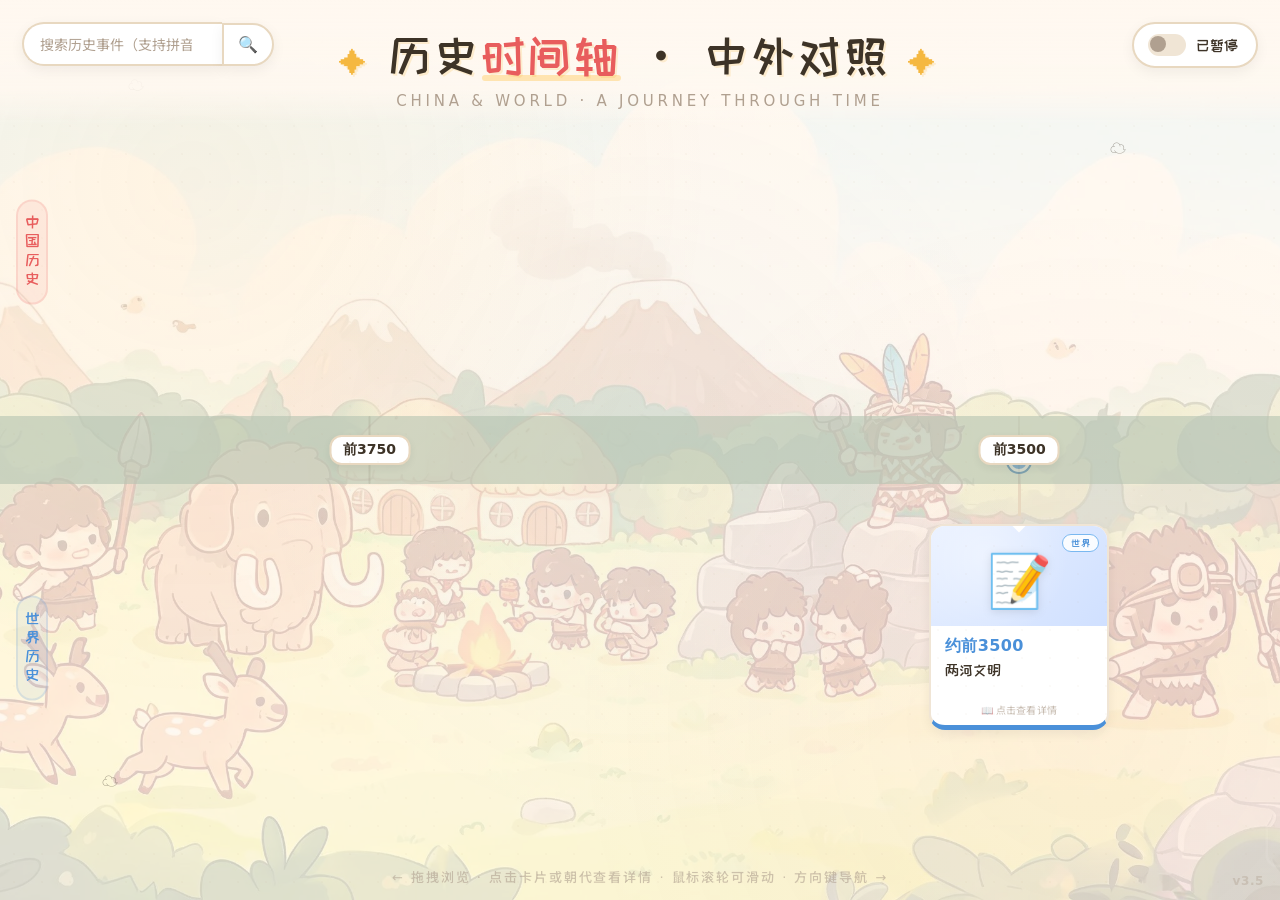
<file: index.html>
<!DOCTYPE html>
<html lang="zh-CN">
<head>
<meta charset="UTF-8">
<meta name="viewport" content="width=device-width, initial-scale=1.0">
<title>历史时间轴 · 中外对照</title>
<meta name="description" content="中国史与世界史对照时间轴，从公元前4000年到公元2026年，可视化对比中外历史大事件。拖拽浏览、点击卡片查看详情、搜索定位事件。">
<meta name="keywords" content="历史时间轴,中国历史,世界历史,中外对照,历史年表,朝代">
<meta name="author" content="HiStory">
<meta property="og:title" content="历史时间轴 · 中外对照">
<meta property="og:description" content="中国史与世界史对照时间轴，从公元前4000年到公元2026年，可视化对比中外历史大事件。">
<meta property="og:type" content="website">
<meta property="og:url" content="https://his.top8.site/">
<meta property="og:site_name" content="HiStory 历史时间轴">
<meta name="twitter:card" content="summary_large_image">
<meta name="theme-color" content="#FFF8F0">
<meta name="color-scheme" content="light dark">
<link rel="manifest" href="manifest.json">
<link rel="preconnect" href="https://fonts.googleapis.com">
<link rel="preconnect" href="https://fonts.gstatic.com" crossorigin>
<link rel="stylesheet" href="https://fonts.googleapis.com/css2?family=ZCOOL+KuaiLe&family=Noto+Sans+SC:wght@400;700&display=swap" media="print" onload="this.media='all';this.onload=null">
<link rel="stylesheet" href="style.css">
</head>
<body>

<!-- 时代背景图层（双层交叉淡入淡出） -->
<div class="era-bg-layer" id="eraBg1" aria-hidden="true"></div>
<div class="era-bg-layer" id="eraBg2" aria-hidden="true"></div>

<!-- 浮动装饰 -->
<div class="floating-deco cloud-1" aria-hidden="true">☁️</div>
<div class="floating-deco cloud-2" aria-hidden="true">☁️</div>
<div class="floating-deco cloud-3" aria-hidden="true">☁️</div>

<header class="header">
  <h1><span class="sparkle left" aria-hidden="true">✦</span> 历史<span class="accent">时间轴</span> · 中外对照 <span class="sparkle right" aria-hidden="true">✦</span></h1>
  <div class="sub">CHINA & WORLD · A JOURNEY THROUGH TIME</div>
</header>

<div class="zone-label zone-china" aria-hidden="true">中国历史</div>
<div class="zone-label zone-world" aria-hidden="true">世界历史</div>

<button class="toggle-btn" id="toggleBtn" aria-label="切换自动滚动">
  <span class="toggle-icon" aria-hidden="true"></span>
  <span class="toggle-text">已暂停</span>
</button>

<div class="search-bar" id="searchBar" role="search">
  <input type="search" id="searchInput" placeholder="搜索历史事件（支持拼音）…" autocomplete="off" aria-label="搜索历史事件">
  <button id="searchBtn" aria-label="搜索">🔍</button>
  <div class="search-results" id="searchResults" role="listbox"></div>
</div>

<main class="timeline-wrapper" aria-label="历史时间轴">
  <div class="track" id="timelineTrack" role="application" aria-roledescription="时间轴" aria-label="横向滚动时间轴"></div>
</main>

<footer class="footer-hint" aria-hidden="true">← 拖拽浏览 · 点击卡片或朝代查看详情 · 鼠标滚轮可滑动 · 方向键导航 →</footer>

<div class="version-tag" aria-hidden="true">v3.5</div>

<div class="loading-overlay" id="loadingOverlay">
  <div class="loading-emoji" aria-hidden="true">📜</div>
  <div class="loading-text">正在打开历史画卷</div>
  <div class="loading-detail" id="loadingDetail">初始化 sql.js…</div>
</div>

<script src="common.js"></script>
<script src="script.js"></script>
</body>
</html>
</file>
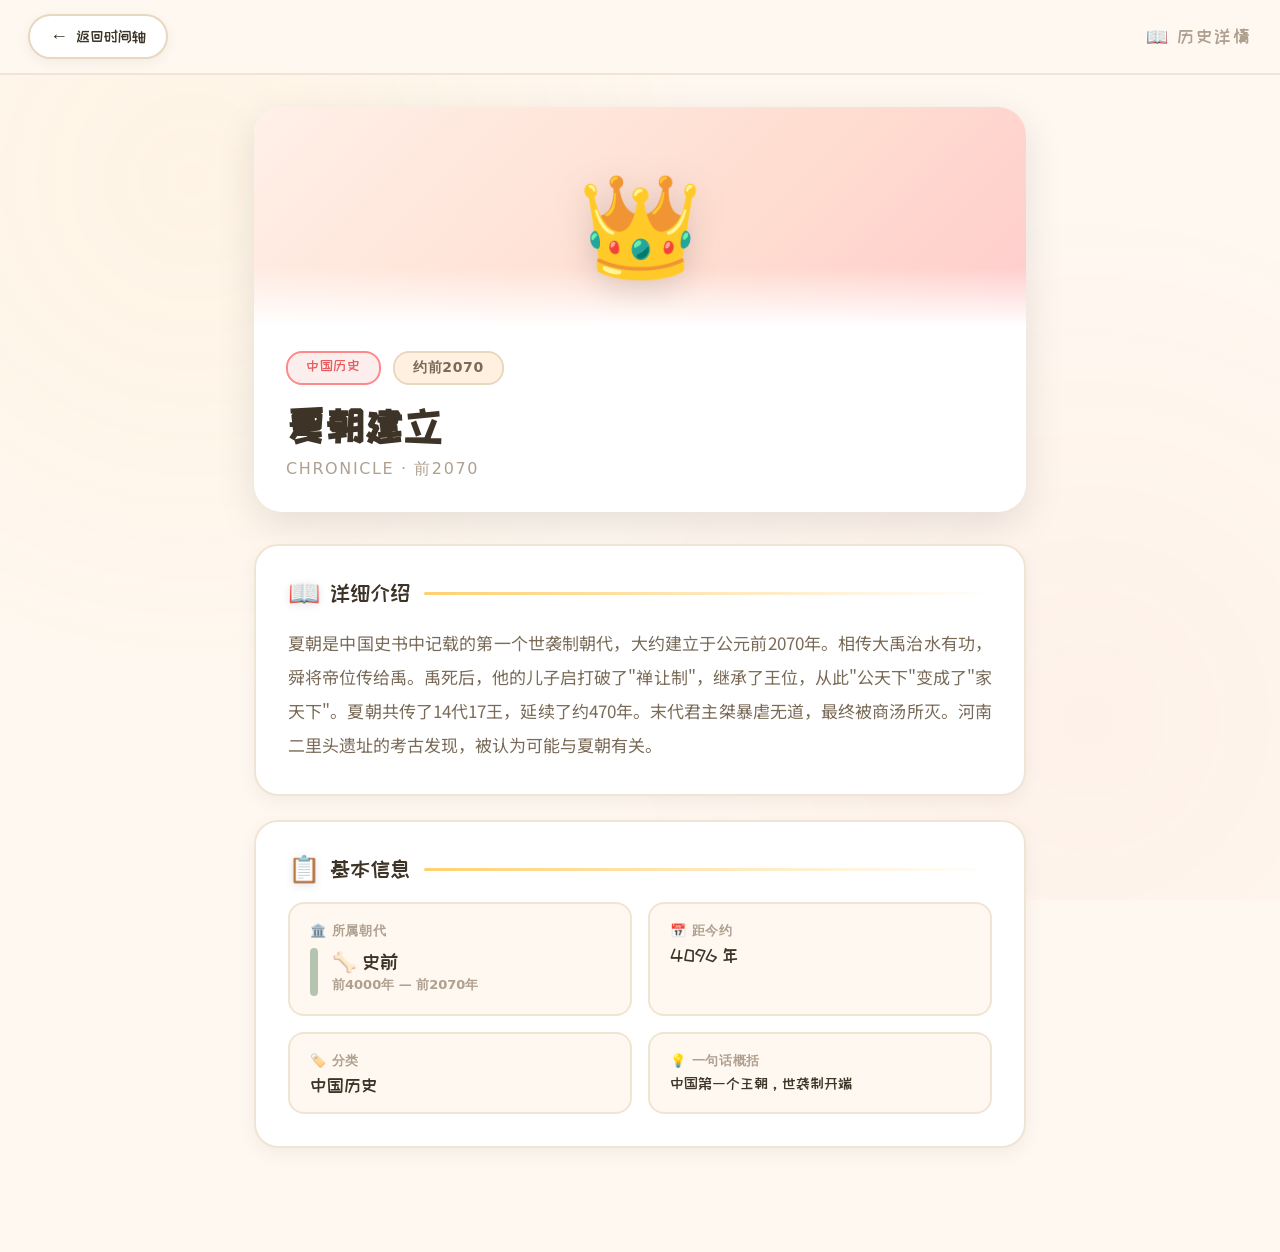
<file: detail.html>
<!DOCTYPE html>
<html lang="zh-CN">
<head>
<meta charset="UTF-8">
<meta name="viewport" content="width=device-width, initial-scale=1.0">
<title>历史详情 · 中外对照</title>
<meta name="description" content="历史事件详情，包含详细介绍、同期大事、所属朝代等关联信息。">
<meta name="theme-color" content="#FFF8F0">
<meta name="color-scheme" content="light dark">
<link rel="manifest" href="manifest.json">
<link rel="preconnect" href="https://fonts.googleapis.com">
<link rel="preconnect" href="https://fonts.gstatic.com" crossorigin>
<link rel="stylesheet" href="https://fonts.googleapis.com/css2?family=ZCOOL+KuaiLe&family=Baloo+2:wght@500;700;800&family=Noto+Sans+SC:wght@300;400;600;700&display=swap" media="print" onload="this.media='all';this.onload=null">
<link rel="stylesheet" href="detail.css">
</head>
<body>

<div class="detail-page" id="detailPage">
  <nav class="detail-nav" aria-label="页面导航">
    <a href="index.html" class="back-btn" aria-label="返回时间轴">
      <span class="back-arrow" aria-hidden="true">←</span>
      <span>返回时间轴</span>
    </a>
    <div class="nav-brand">📖 历史详情</div>
  </nav>

  <div class="loading-overlay" id="loadingOverlay">
    <div class="loading-emoji" aria-hidden="true">📜</div>
    <div class="loading-text">正在加载详情…</div>
  </div>

  <main class="detail-content" id="detailContent" style="display:none;">
    <!-- 由 detail.js 动态填充 -->
  </main>
</div>

<script src="common.js"></script>
<script src="detail.js"></script>
</body>
</html>
</file>
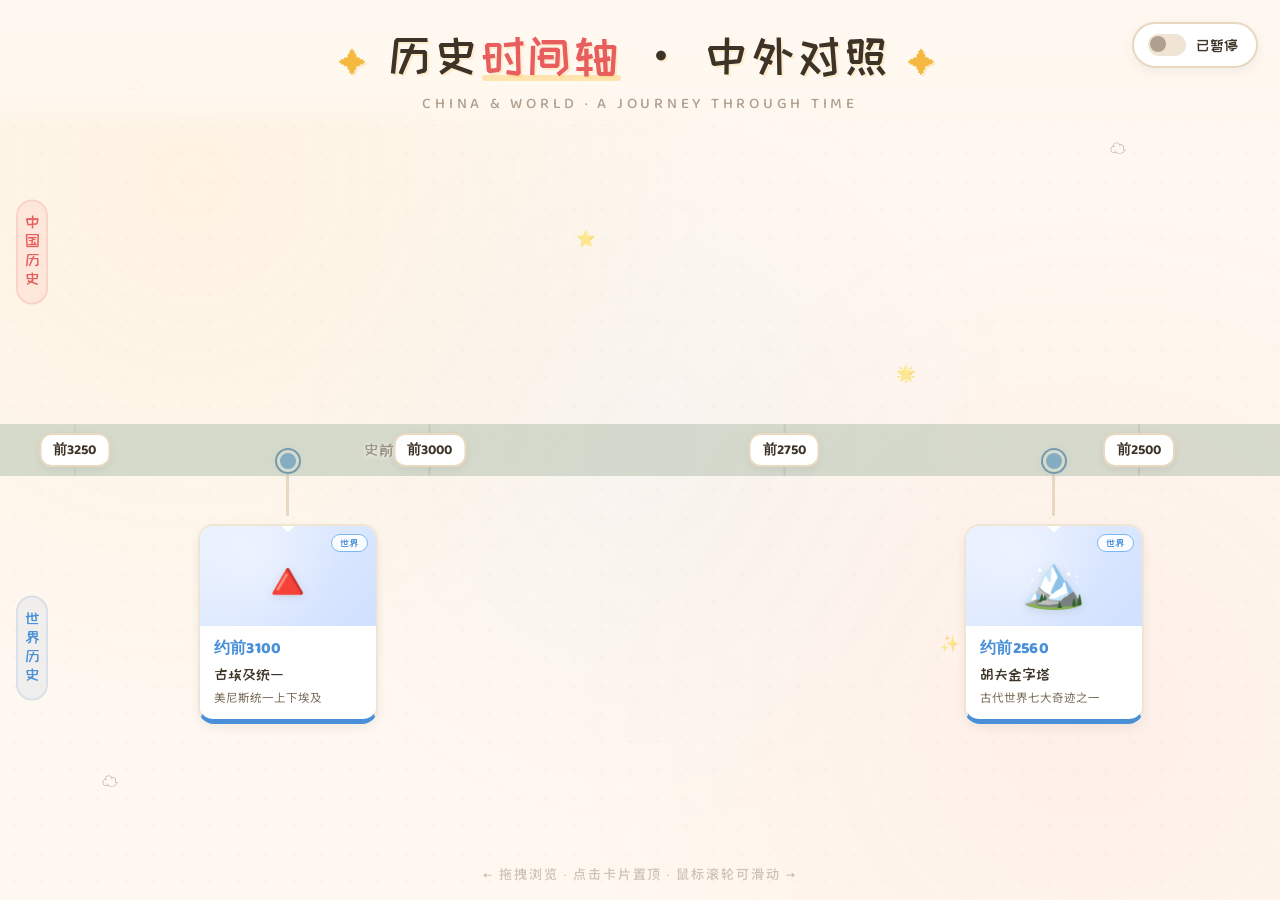
<file: history-timeline.html>
<!DOCTYPE html>
<html lang="zh-CN">
<head>
<meta charset="UTF-8">
<meta name="viewport" content="width=device-width, initial-scale=1.0">
<title>历史时间轴 · 中外对照</title>
<link rel="preconnect" href="https://fonts.googleapis.com">
<link rel="preconnect" href="https://fonts.gstatic.com" crossorigin>
<link href="https://fonts.googleapis.com/css2?family=ZCOOL+KuaiLe&family=Baloo+2:wght@500;700;800&family=Noto+Sans+SC:wght@300;400;600;700&display=swap" rel="stylesheet">
<style>
*, *::before, *::after { margin: 0; padding: 0; box-sizing: border-box; }

:root {
  --bg: #FFF8F0;
  --bg-deep: #FFF0E0;
  --paper: #FFFFFF;
  --ink: #3D3327;
  --ink-soft: #7A6B58;
  --ink-mute: #B0A090;
  --line: #E8D8C0;
  --line-soft: #F0E5D5;
  --china: #E85D5D;
  --china-deep: #C04040;
  --china-light: #FF8888;
  --china-glow: rgba(232, 93, 93, 0.15);
  --world: #4A90D9;
  --world-deep: #2B6BA8;
  --world-light: #7AB8F0;
  --world-glow: rgba(74, 144, 217, 0.15);
  --gold: #F5B840;
  --gold-soft: #FFD070;
  --green: #5CB85C;
  --purple: #9B6BC4;
}

html, body {
  background: var(--bg);
  color: var(--ink);
  font-family: 'Noto Sans SC', sans-serif;
  overflow: hidden;
  height: 100vh;
  width: 100vw;
  user-select: none;
}

/* ── 圆点纹理背景 ── */
body::before {
  content: '';
  position: fixed;
  inset: 0;
  background:
    radial-gradient(circle at 15% 20%, rgba(245,184,64,0.08), transparent 40%),
    radial-gradient(circle at 85% 80%, rgba(232,93,93,0.05), transparent 40%),
    radial-gradient(circle at 50% 50%, rgba(74,144,217,0.04), transparent 50%);
  pointer-events: none;
  z-index: 0;
}
body::after {
  content: '';
  position: fixed;
  inset: 0;
  background-image: radial-gradient(circle, rgba(200,180,150,0.12) 1.5px, transparent 1.5px);
  background-size: 28px 28px;
  pointer-events: none;
  z-index: 0;
}

/* ── 顶部标题 ── */
.header {
  position: fixed;
  top: 0; left: 0; right: 0;
  z-index: 100;
  text-align: center;
  padding: 20px 20px 16px;
  background: linear-gradient(180deg, var(--bg) 0%, rgba(255,248,240,0.9) 70%, transparent 100%);
  pointer-events: none;
}
.header h1 {
  font-family: 'ZCOOL KuaiLe', 'Noto Sans SC', sans-serif;
  font-size: clamp(28px, 5vw, 46px);
  font-weight: 400;
  color: var(--ink);
  letter-spacing: 0.1em;
  text-shadow: 2px 2px 0 rgba(245,184,64,0.2);
}
.header h1 .accent {
  color: var(--china);
  position: relative;
}
.header h1 .accent::after {
  content: '';
  position: absolute;
  bottom: -2px;
  left: 0; right: 0;
  height: 6px;
  background: var(--gold-soft);
  border-radius: 3px;
  opacity: 0.5;
  z-index: -1;
}
.header .sub {
  font-family: 'Baloo 2', sans-serif;
  font-size: clamp(12px, 1.5vw, 15px);
  color: var(--ink-mute);
  letter-spacing: 0.25em;
  margin-top: 6px;
  font-weight: 500;
}

/* ── 区域名标签 ── */
.zone-label {
  position: fixed;
  z-index: 90;
  font-family: 'ZCOOL KuaiLe', sans-serif;
  letter-spacing: 0.2em;
  pointer-events: none;
  writing-mode: vertical-rl;
  text-orientation: upright;
  font-size: 16px;
  padding: 12px 6px;
  border-radius: 20px;
}
.zone-china {
  top: 50%;
  left: 16px;
  transform: translateY(-50%) translateY(-22vh);
  color: var(--china);
  background: rgba(232,93,93,0.08);
  border: 2px solid rgba(232,93,93,0.15);
}
.zone-world {
  top: 50%;
  left: 16px;
  transform: translateY(-50%) translateY(22vh);
  color: var(--world);
  background: rgba(74,144,217,0.08);
  border: 2px solid rgba(74,144,217,0.15);
}

/* ── 开关按钮 ── */
.toggle-btn {
  position: fixed;
  top: 22px;
  right: 22px;
  z-index: 200;
  display: flex;
  align-items: center;
  gap: 10px;
  padding: 10px 18px 10px 14px;
  background: var(--paper);
  border: 2.5px solid var(--line);
  border-radius: 30px;
  color: var(--ink);
  font-family: 'ZCOOL KuaiLe', sans-serif;
  font-size: 15px;
  cursor: pointer;
  transition: all 0.3s cubic-bezier(0.34, 1.56, 0.64, 1);
  box-shadow: 0 4px 14px rgba(0,0,0,0.06);
}
.toggle-btn:hover {
  border-color: var(--gold);
  box-shadow: 0 6px 20px rgba(245,184,64,0.2);
  transform: translateY(-2px);
}
.toggle-icon {
  width: 38px; height: 22px;
  border-radius: 11px;
  background: var(--line-soft);
  position: relative;
  transition: all 0.3s ease;
  flex-shrink: 0;
}
.toggle-icon::after {
  content: '';
  position: absolute;
  top: 2px; left: 2px;
  width: 16px; height: 16px;
  border-radius: 50%;
  background: var(--ink-mute);
  transition: all 0.3s cubic-bezier(0.34, 1.56, 0.64, 1);
}
.toggle-btn.active .toggle-icon {
  background: rgba(245,184,64,0.3);
}
.toggle-btn.active .toggle-icon::after {
  left: 18px;
  background: var(--gold);
  box-shadow: 0 0 10px rgba(245,184,64,0.4);
}
.toggle-btn.active .toggle-text { color: var(--gold); }

/* ── 底部提示 ── */
.footer-hint {
  position: fixed;
  bottom: 14px;
  left: 50%;
  transform: translateX(-50%);
  z-index: 100;
  color: var(--ink-mute);
  font-size: 13px;
  letter-spacing: 0.15em;
  opacity: 0.6;
  pointer-events: none;
  font-family: 'Baloo 2', 'Noto Sans SC', sans-serif;
  font-weight: 500;
}

/* ── 加载遮罩 ── */
.loading-overlay {
  position: fixed;
  inset: 0;
  z-index: 9999;
  display: flex;
  flex-direction: column;
  align-items: center;
  justify-content: center;
  background: var(--bg);
  gap: 20px;
  transition: opacity 0.4s ease;
}
.loading-overlay.hidden { opacity: 0; pointer-events: none; }
.loading-spinner {
  width: 52px; height: 52px;
  border: 5px solid var(--line-soft);
  border-top-color: var(--gold);
  border-radius: 50%;
  animation: spin 0.8s linear infinite;
}
@keyframes spin { to { transform: rotate(360deg); } }
.loading-text {
  font-family: 'ZCOOL KuaiLe', sans-serif;
  font-size: 18px;
  color: var(--ink-soft);
  letter-spacing: 0.15em;
}
.loading-detail {
  font-size: 13px;
  color: var(--ink-mute);
}

/* ── 时间轴主容器 ── */
.timeline-wrapper {
  position: fixed;
  top: 0; left: 0; right: 0; bottom: 0;
  overflow: hidden;
  z-index: 1;
  display: flex;
  align-items: center;
}

.track {
  display: flex;
  align-items: center;
  position: relative;
  z-index: 3;
  cursor: grab;
  will-change: transform;
  height: 100%;
}
.track:active { cursor: grabbing; }

/* ── 中间轴带 ── */
.timeline-axis {
  position: absolute;
  top: 50%;
  left: 0;
  transform: translateY(-50%);
  height: 52px;
  width: 100%;
  z-index: 2;
  display: flex;
  align-items: center;
  pointer-events: none;
}

/* 朝代色带 */
.dynasty-band {
  position: absolute;
  top: 0;
  height: 100%;
  display: flex;
  align-items: center;
  justify-content: center;
  overflow: hidden;
  border-right: 2px solid rgba(255,255,255,0.5);
  pointer-events: none;
}
.dynasty-band .dynasty-name {
  font-family: 'ZCOOL KuaiLe', sans-serif;
  font-size: 16px;
  white-space: nowrap;
  text-shadow: 0 1px 4px rgba(255,255,255,0.8), 0 0 2px rgba(255,255,255,0.6);
  opacity: 0.85;
}

/* 年份刻度 */
.year-tick {
  position: absolute;
  top: 50%;
  transform: translate(-50%, -50%);
  z-index: 4;
  display: flex;
  flex-direction: column;
  align-items: center;
  pointer-events: none;
}
.year-tick .tick-mark {
  width: 1.5px;
  height: 52px;
  background: var(--ink-soft);
  opacity: 0.15;
  position: absolute;
  top: 50%;
  transform: translateY(-50%);
  border-radius: 1px;
}
.year-tick .tick-label {
  font-family: 'Baloo 2', sans-serif;
  font-size: 14px;
  font-weight: 700;
  color: var(--ink);
  background: var(--paper);
  padding: 4px 12px;
  border-radius: 12px;
  border: 2px solid var(--line);
  white-space: nowrap;
  box-shadow: 0 3px 8px rgba(0,0,0,0.06);
  position: relative;
  z-index: 5;
}

/* ── 事件节点 ── */
.event-node {
  flex-shrink: 0;
  position: absolute;
  top: 50%;
  display: flex;
  flex-direction: column;
  align-items: center;
}
.event-node.china { transform: translate(-50%, -100%); }
.event-node.world { transform: translate(-50%, 0%); }
.event-node { z-index: 1; }

/* 点击置顶 */
.event-node.active { z-index: 999; }
.event-node.active .card {
  box-shadow: 0 12px 36px rgba(0,0,0,0.18);
  border-color: var(--gold);
  transform: scale(1.08);
}
.event-node.active.china .card { border-top-color: var(--china-deep); }
.event-node.active.world .card { border-bottom-color: var(--world-deep); }
.event-node.active .dot { transform: scale(1.6); }
.event-node.active.china .dot {
  box-shadow: 0 0 0 3px var(--china-deep), 0 0 28px var(--china-glow);
}
.event-node.active.world .dot {
  box-shadow: 0 0 0 3px var(--world-deep), 0 0 28px var(--world-glow);
}
.event-node.active .stem { background: var(--gold); }

/* 连接杆 */
.event-node .stem {
  width: 3px;
  background: var(--line);
  margin: 0 auto;
  transition: background 0.3s;
  border-radius: 2px;
  order: 2;
}
.event-node.china .stem { height: 44px; }
.event-node.world .stem { height: 44px; }

/* 圆点 */
.event-node .dot {
  width: 16px; height: 16px;
  border-radius: 50%;
  border: 3px solid var(--bg);
  z-index: 5;
  flex-shrink: 0;
  transition: transform 0.3s cubic-bezier(0.34, 1.56, 0.64, 1), box-shadow 0.3s ease;
  order: 3;
  cursor: pointer;
  box-sizing: content-box;
}
.event-node .dot::before {
  content: '';
  position: absolute;
  top: -14px; left: -14px; right: -14px; bottom: -14px;
  border-radius: 50%;
}
.event-node.world .dot { order: 1; }
.event-node.china .dot {
  background: var(--china);
  box-shadow: 0 0 0 2px var(--china-deep), 0 0 14px var(--china-glow);
}
.event-node.world .dot {
  background: var(--world);
  box-shadow: 0 0 0 2px var(--world-deep), 0 0 14px var(--world-glow);
}
.event-node:hover .dot { transform: scale(1.45); }
.event-node.china:hover .dot {
  box-shadow: 0 0 0 3px var(--china-deep), 0 0 22px var(--china-glow);
}
.event-node.world:hover .dot {
  box-shadow: 0 0 0 3px var(--world-deep), 0 0 22px var(--world-glow);
}
.event-node:hover .stem { background: var(--gold); }

/* ── 卡片 ── */
.event-node .card {
  background: var(--paper);
  border: 2px solid var(--line-soft);
  border-radius: 16px;
  padding: 0;
  width: 180px;
  text-align: left;
  transition: all 0.3s cubic-bezier(0.34, 1.56, 0.64, 1);
  position: relative;
  box-shadow: 0 4px 12px rgba(0,0,0,0.06);
  order: 1;
  overflow: hidden;
}
.event-node.world .card { order: 3; }

.event-node.china .card {
  border-top: 5px solid var(--china);
  margin-bottom: 8px;
}
.event-node.world .card {
  border-bottom: 5px solid var(--world);
  margin-top: 8px;
}

.event-node:hover .card {
  transform: translateY(-4px);
  box-shadow: 0 8px 24px rgba(0,0,0,0.12);
  border-color: var(--gold);
}
.event-node.china:hover .card { border-top-color: var(--china-deep); }
.event-node.world:hover .card { border-bottom-color: var(--world-deep); }

/* 卡片三角指示 */
.event-node.china .card::after {
  content: '';
  position: absolute;
  bottom: -8px;
  left: 50%;
  transform: translateX(-50%) rotate(45deg);
  width: 12px; height: 12px;
  background: var(--paper);
  border-right: 2px solid var(--line-soft);
  border-bottom: 2px solid var(--line-soft);
}
.event-node.world .card::after {
  content: '';
  position: absolute;
  top: -8px;
  left: 50%;
  transform: translateX(-50%) rotate(45deg);
  width: 12px; height: 12px;
  background: var(--paper);
  border-left: 2px solid var(--line-soft);
  border-top: 2px solid var(--line-soft);
}

/* ── 卡片图片区域 ── */
.card .card-img {
  width: 100%;
  height: 100px;
  object-fit: cover;
  object-position: center top;
  display: block;
  background: var(--bg-deep);
}
.card .card-img-wrap {
  width: 100%;
  height: 100px;
  overflow: hidden;
  position: relative;
}
.card .card-img-wrap::after {
  content: '';
  position: absolute;
  bottom: 0; left: 0; right: 0;
  height: 30px;
  background: linear-gradient(to bottom, transparent, var(--paper));
  pointer-events: none;
}

/* 卡片内容 */
.card .card-body {
  padding: 10px 14px 12px;
}
.card .year {
  font-family: 'Baloo 2', sans-serif;
  font-size: 16px;
  font-weight: 800;
  letter-spacing: 0.02em;
  margin-bottom: 4px;
}
.event-node.china .card .year { color: var(--china); }
.event-node.world .card .year { color: var(--world); }

.card .title {
  font-family: 'ZCOOL KuaiLe', 'Noto Sans SC', sans-serif;
  font-size: 15px;
  font-weight: 400;
  color: var(--ink);
  line-height: 1.35;
  margin-bottom: 4px;
}
.card .desc {
  font-size: 11.5px;
  color: var(--ink-soft);
  line-height: 1.5;
  font-weight: 400;
}

/* ── 朝代/时代色带 ── */
.era-band {
  position: absolute;
  top: 50%;
  transform: translateY(-50%);
  height: 480px;
  z-index: 1;
  opacity: 0.06;
  pointer-events: none;
}
.era-band.china { transform: translateY(-100%); }
.era-band.world { transform: translateY(0%); }

/* ── 响应式 ── */
@media (max-width: 768px) {
  .event-node .card { width: 150px; }
  .card .card-img-wrap { height: 80px; }
  .card .card-img-wrap::after { height: 20px; }
  .card .year { font-size: 14px; }
  .card .title { font-size: 13px; }
  .card .desc { font-size: 10px; }
  .zone-label { font-size: 13px; left: 10px; padding: 8px 4px; }
  .header { padding: 14px 12px 10px; }
  .toggle-btn { top: 14px; right: 14px; padding: 8px 14px 8px 10px; font-size: 13px; }
  .toggle-icon { width: 32px; height: 18px; }
  .toggle-icon::after { width: 12px; height: 12px; }
  .toggle-btn.active .toggle-icon::after { left: 16px; }
  .dynasty-band .dynasty-name { font-size: 14px; }
  .year-tick .tick-label { font-size: 12px; padding: 3px 8px; }
}

/* ── 浮动装饰元素 ── */
.floating-deco {
  position: fixed;
  pointer-events: none;
  z-index: 0;
  opacity: 0.5;
  animation: floatGentle 8s ease-in-out infinite;
}
.floating-deco.cloud-1 { top: 8%; left: 10%; animation-delay: 0s; }
.floating-deco.cloud-2 { top: 15%; right: 12%; animation-delay: 2s; animation-duration: 10s; }
.floating-deco.cloud-3 { bottom: 12%; left: 8%; animation-delay: 4s; animation-duration: 12s; }
.floating-deco.star-1 { top: 25%; left: 45%; animation-delay: 1s; animation-duration: 6s; }
.floating-deco.star-2 { top: 70%; right: 25%; animation-delay: 3s; animation-duration: 7s; }
.floating-deco.star-3 { top: 40%; left: 70%; animation-delay: 5s; animation-duration: 9s; }
@keyframes floatGentle {
  0%, 100% { transform: translateY(0px) rotate(0deg); }
  50% { transform: translateY(-18px) rotate(3deg); }
}

/* ── 卡片入场动画 ── */
.event-node {
  animation: cardBounceIn 0.5s cubic-bezier(0.34, 1.56, 0.64, 1) backwards;
}
@keyframes cardBounceIn {
  0% { opacity: 0; transform: translate(-50%, -100%) scale(0.3); }
  100% { opacity: 1; transform: translate(-50%, -100%) scale(1); }
}
.event-node.world {
  animation-name: cardBounceInWorld;
}
@keyframes cardBounceInWorld {
  0% { opacity: 0; transform: translate(-50%, 0%) scale(0.3); }
  100% { opacity: 1; transform: translate(-50%, 0%) scale(1); }
}

/* ── Emoji 徽章（无图片事件） ── */
.card .card-emoji {
  width: 100%;
  height: 100px;
  display: flex;
  align-items: center;
  justify-content: center;
  font-size: 52px;
  background: linear-gradient(135deg, var(--bg-deep) 0%, #FFE8D0 100%);
  position: relative;
  overflow: hidden;
}
.card .card-emoji::before {
  content: '';
  position: absolute;
  inset: 0;
  background: radial-gradient(circle at 30% 30%, rgba(255,255,255,0.4), transparent 60%);
}
.event-node.china .card-emoji { background: linear-gradient(135deg, #FFF0E8 0%, #FFDDD0 100%); }
.event-node.world .card-emoji { background: linear-gradient(135deg, #E8F0FF 0%, #D0E0FF 100%); }
.card .card-emoji span {
  position: relative;
  z-index: 1;
  filter: drop-shadow(0 2px 4px rgba(0,0,0,0.1));
  animation: emojiWobble 3s ease-in-out infinite;
}
@keyframes emojiWobble {
  0%, 100% { transform: rotate(0deg) scale(1); }
  25% { transform: rotate(-5deg) scale(1.05); }
  75% { transform: rotate(5deg) scale(1.05); }
}

/* ── 增强加载界面 ── */
.loading-overlay .loading-emoji {
  font-size: 48px;
  animation: loadingBounce 0.6s ease-in-out infinite alternate;
}
@keyframes loadingBounce {
  to { transform: translateY(-15px) scale(1.1); }
}
.loading-text { animation: pulseFade 1.5s ease-in-out infinite; }
@keyframes pulseFade {
  0%, 100% { opacity: 1; }
  50% { opacity: 0.5; }
}

/* ── 标题装饰 ── */
.header h1 .sparkle {
  display: inline-block;
  font-size: 0.6em;
  color: var(--gold);
  animation: sparkleRotate 2s ease-in-out infinite;
}
.header h1 .sparkle.left { animation-delay: 0s; }
.header h1 .sparkle.right { animation-delay: 1s; }
@keyframes sparkleRotate {
  0%, 100% { transform: rotate(0deg) scale(1); }
  50% { transform: rotate(180deg) scale(1.2); }
}

/* ── 卡片悬停弹跳 ── */
.event-node:hover .card {
  transform: translateY(-6px) rotate(-1deg);
}
.event-node.world:hover .card {
  transform: translateY(6px) rotate(1deg);
}

/* ── 卡片角标 ── */
.card .card-tag {
  position: absolute;
  top: 8px;
  right: 8px;
  font-size: 10px;
  padding: 3px 8px;
  border-radius: 10px;
  font-family: 'ZCOOL KuaiLe', sans-serif;
  letter-spacing: 0.05em;
  z-index: 10;
  background: rgba(255,255,255,0.85);
  backdrop-filter: blur(4px);
}
.event-node.china .card .card-tag { color: var(--china); border: 1.5px solid var(--china-light); }
.event-node.world .card .card-tag { color: var(--world); border: 1.5px solid var(--world-light); }
</style>
</head>
<body>

<!-- 浮动装饰 -->
<div class="floating-deco cloud-1">☁️</div>
<div class="floating-deco cloud-2">☁️</div>
<div class="floating-deco cloud-3">☁️</div>
<div class="floating-deco star-1">⭐</div>
<div class="floating-deco star-2">✨</div>
<div class="floating-deco star-3">🌟</div>

<div class="header">
  <h1><span class="sparkle left">✦</span> 历史<span class="accent">时间轴</span> · 中外对照 <span class="sparkle right">✦</span></h1>
  <div class="sub">CHINA & WORLD · A JOURNEY THROUGH TIME</div>
</div>

<div class="zone-label zone-china">中国历史</div>
<div class="zone-label zone-world">世界历史</div>

<button class="toggle-btn" id="toggleBtn" aria-label="切换循环滚动">
  <span class="toggle-icon"></span>
  <span class="toggle-text">已暂停</span>
</button>

<div class="timeline-wrapper">
  <div class="track" id="timelineTrack"></div>
</div>

<div class="footer-hint">← 拖拽浏览 · 点击卡片置顶 · 鼠标滚轮可滑动 →</div>

<div class="loading-overlay" id="loadingOverlay">
  <div class="loading-emoji">📜</div>
  <div class="loading-text">正在打开历史画卷</div>
  <div class="loading-detail" id="loadingDetail">初始化 sql.js…</div>
</div>

<script>
let db = null;
let SQL_module = null;

const CHINA_DATA = [
  ['约前2070', -2070, '夏朝建立', '中国第一个王朝，世袭制开端', null, '👑'],
  ['约前1600', -1600, '商汤灭夏', '青铜文明与甲骨文的辉煌', null, '🏺'],
  ['约前1046', -1046, '武王伐纣', '周朝建立，分封制与礼乐制', null, '⚔️'],
  ['前770',    -770,  '平王东迁', '东周开始，春秋争霸', null, '🏯'],
  ['前551',    -551,  '孔子诞生', '儒家思想创始人', 'img/kongzi.jpg', '📚'],
  ['前221',    -221,  '秦统一六国', '书同文，车同轨，郡县制', 'img/qinshihuang.jpg', '🏯'],
  ['前202',    -202,  '汉朝建立', '刘邦称帝，大一统盛世', null, '🐉'],
  ['105',      105,   '蔡伦造纸', '改良造纸术，影响世界', null, '📜'],
  ['220',      220,   '三国鼎立', '魏蜀吴三分天下', null, '⚔️'],
  ['618',      618,   '大唐建立', '贞观之治，万国来朝', 'img/lisimin.jpg', '👑'],
  ['960',      960,   '北宋建立', '重文轻武，科技昌盛', null, '📖'],
  ['1271',     1271,  '元朝建立', '忽必烈定国号为大元', null, '🐎'],
  ['1368',     1368,  '明朝建立', '朱元璋驱逐蒙元', 'img/zhuyuanzhang.jpg', '🏯'],
  ['1405',     1405,  '郑和下西洋', '七下西洋，航海壮举', 'img/zhenghe.jpg', '⛵'],
  ['1644',     1644,  '清军入关', '明朝灭亡，清朝统治开始', null, '🏹'],
  ['1840',     1840,  '鸦片战争', '近代史开端，国门被打开', null, '⚓'],
  ['1912',     1912,  '中华民国', '两千多年帝制终结', null, '🌅'],
  ['1949',     1949,  '新中国成立', '中华人民共和国成立', null, '🇨🇳'],
  ['1978',     1978,  '改革开放', '现代化建设的新纪元', null, '🚀'],
  ['2008',     2008,  '北京奥运', '百年奥运梦圆北京', null, '🏅'],
];

const WORLD_DATA = [
  ['约前3500', -3500, '两河文明', '苏美尔人发明楔形文字', null, '📝'],
  ['约前3100', -3100, '古埃及统一', '美尼斯统一上下埃及', null, '🔺'],
  ['约前2560', -2560, '胡夫金字塔', '古代世界七大奇迹之一', null, '🏔️'],
  ['约前776',  -776,  '首届奥运会', '古希腊奥林匹亚竞技会', null, '🏃'],
  ['前509',    -509,  '罗马共和国', '罗马建立共和政体', null, '🏛️'],
  ['前336',    -336,  '亚历山大东征', '横跨欧亚非的帝国', null, '🐎'],
  ['前27',     -27,   '罗马帝国', '屋大维称帝，Pax Romana', null, '👑'],
  ['476',      476,   '西罗马灭亡', '欧洲进入中世纪', null, '🏚️'],
  ['622',      622,   '伊斯兰兴起', '穆罕默德创立伊斯兰教', null, '🌙'],
  ['800',      800,   '查理曼加冕', '查理曼帝国建立', null, '👑'],
  ['1096',     1096,  '十字军东征', '持续近两百年的宗教战争', null, '🛡️'],
  ['1453',     1453,  '君士坦丁堡陷落', '拜占庭帝国灭亡', null, '🏰'],
  ['1492',     1492,  '发现新大陆', '哥伦布到达美洲', 'img/columbus.jpg', '🧭'],
  ['1517',     1517,  '宗教改革', '马丁·路德发表论纲', null, '📖'],
  ['1687',     1687,  '牛顿力学', '《自然哲学的数学原理》', 'img/newton.jpg', '🍎'],
  ['1707',     1707,  '英国建国', '英格兰与苏格兰合并，大不列颠王国成立', null, '🇬🇧'],
  ['1769',     1769,  '蒸汽机改良', '瓦特推动工业革命', null, '⚙️'],
  ['1776',     1776,  '美国建国', '《独立宣言》发表，美利坚合众国成立', null, '🇺🇸'],
  ['1789',     1789,  '法国大革命', '自由、平等、博爱', 'img/napoleon.jpg', '🗽'],
  ['1871',     1871,  '德国建国', '普鲁士统一德意志，德意志帝国成立', null, '🇩🇪'],
  ['1879',     1879,  '电灯发明', '爱迪生点亮世界', 'img/edison.jpg', '💡'],
  ['1914',     1914,  '第一次世界大战', '改变世界格局的大战', null, '💥'],
  ['1945',     1945,  '二战结束', '联合国成立，新秩序建立', null, '🕊️'],
  ['1969',     1969,  '人类登月', '阿姆斯特朗踏上月球', 'img/armstrong.jpg', '🌙'],
  ['1989',     1989,  '万维网诞生', '互联网改变世界', null, '🌐'],
  ['2023',     2023,  'AI大模型时代', '生成式AI改变未来', null, '🤖'],
];

const DYNASTY_DATA = [
  ['史前',   -4000, -2070, '#B5C4B1'],
  ['夏',     -2070, -1600, '#D4B896'],
  ['商',     -1600, -1046, '#C88E5A'],
  ['周',     -1046, -256,  '#9FCF6B'],
  ['秦',     -221,  -207,  '#E85D5D'],
  ['汉',     -202,  220,   '#F0B840'],
  ['三国',   220,   280,   '#D9A87A'],
  ['晋',     265,   420,   '#8BB8D4'],
  ['南北朝', 420,   589,   '#B49AE0'],
  ['隋',     581,   618,   '#E88AB0'],
  ['唐',     618,   907,   '#FFA050'],
  ['五代',   907,   960,   '#C0A050'],
  ['宋',     960,   1279,  '#6BB5D9'],
  ['元',     1271,  1368,  '#6A9080'],
  ['明',     1368,  1644,  '#E05050'],
  ['清',     1644,  1912,  '#8060C0'],
  ['民国',   1912,  1949,  '#40A0A0'],
  ['新中国', 1949,  2026,  '#E85060'],
];

// ── 动态加载 sql.js ──
const SQL_CDN_BASES = [
  'https://cdn.jsdelivr.net/npm/sql.js@1.8.0/dist/',
  'https://cdnjs.cloudflare.com/ajax/libs/sql.js/1.8.0/',
  'https://unpkg.com/sql.js@1.8.0/dist/',
];

function loadScript(src) {
  return new Promise((resolve, reject) => {
    const s = document.createElement('script');
    s.src = src;
    s.onload = resolve;
    s.onerror = () => reject(new Error('Failed: ' + src));
    document.head.appendChild(s);
  });
}

async function loadSqlJs() {
  try {
    await loadScript('sql-wasm.js');
    if (typeof initSqlJs === 'function') return 'local';
  } catch(_) {}
  for (const base of SQL_CDN_BASES) {
    try {
      await loadScript(base + 'sql-wasm.js');
      if (typeof initSqlJs === 'function') return base;
    } catch(_) {}
  }
  throw new Error('所有 CDN 均无法加载 sql.js');
}

async function initDB() {
  const loadingDetail = document.getElementById('loadingDetail');
  loadingDetail.textContent = '加载 sql.js WASM 引擎…';
  const loadedBase = await loadSqlJs();
  SQL_module = await initSqlJs({
    locateFile: f => loadedBase === 'local' ? f : loadedBase + f
  });

  loadingDetail.textContent = '尝试加载 timeline.sqlite…';
  try {
    const resp = await fetch('timeline.sqlite');
    if (resp.ok) {
      const buf = await resp.arrayBuffer();
      db = new SQL_module.Database(new Uint8Array(buf));
      const test = db.exec("SELECT count(*) FROM events");
      if (test.length > 0) {
        // 检查是否有 emoji 列，没有则添加
        try { db.exec("SELECT emoji FROM events LIMIT 1"); }
        catch(_) {
          db.run("ALTER TABLE events ADD COLUMN emoji TEXT");
          const allData = [...CHINA_DATA.map(e => [...e, 'china']), ...WORLD_DATA.map(e => [...e, 'world'])];
          const ustmt = db.prepare('UPDATE events SET emoji = ? WHERE year_num = ? AND title = ?');
          allData.forEach(e => { ustmt.run([e[5], e[1], e[2]]); });
          ustmt.free();
        }
        loadingDetail.textContent = '数据库加载完成';
        return;
      }
    }
  } catch(e) {}

  loadingDetail.textContent = '创建内存数据库…';
  db = new SQL_module.Database();
  db.run(`CREATE TABLE events (id INTEGER PRIMARY KEY AUTOINCREMENT, year_label TEXT NOT NULL, year_num INTEGER NOT NULL, title TEXT NOT NULL, description TEXT, type TEXT NOT NULL DEFAULT 'china', image TEXT, emoji TEXT)`);
  db.run(`CREATE TABLE dynasties (id INTEGER PRIMARY KEY AUTOINCREMENT, name TEXT NOT NULL, start_year INTEGER NOT NULL, end_year INTEGER NOT NULL, color TEXT NOT NULL)`);

  const stmt = db.prepare('INSERT INTO events (year_label, year_num, title, description, type, image, emoji) VALUES (?,?,?,?,?,?,?)');
  CHINA_DATA.forEach(e => { stmt.run([e[0], e[1], e[2], e[3], 'china', e[4], e[5]]); });
  WORLD_DATA.forEach(e => { stmt.run([e[0], e[1], e[2], e[3], 'world', e[4], e[5]]); });
  stmt.free();

  const stmt2 = db.prepare('INSERT INTO dynasties (name, start_year, end_year, color) VALUES (?,?,?,?)');
  DYNASTY_DATA.forEach(d => { stmt2.run(d); });
  stmt2.free();
  loadingDetail.textContent = '数据库已就绪';
}

function queryEvents(type) {
  const results = [];
  try {
    const stmt = db.prepare(
      `SELECT year_label AS year, year_num AS yearNum, title, description AS "desc", image, emoji
       FROM events WHERE type = ? ORDER BY year_num`
    );
    stmt.bind([type]);
    while (stmt.step()) { results.push(stmt.getAsObject()); }
    stmt.free();
  } catch(_) {
    const stmt = db.prepare(
      `SELECT year_label AS year, year_num AS yearNum, title, description AS "desc", image
       FROM events WHERE type = ? ORDER BY year_num`
    );
    stmt.bind([type]);
    while (stmt.step()) { results.push({...stmt.getAsObject(), emoji: null}); }
    stmt.free();
  }
  return results;
}

function queryDynasties() {
  const results = [];
  const stmt = db.prepare(`SELECT name, start_year AS start, end_year AS end, color FROM dynasties ORDER BY start_year`);
  while (stmt.step()) { results.push(stmt.getAsObject()); }
  stmt.free();
  return results;
}

// ════════════════════════════════════════════════
//  时间轴渲染
// ════════════════════════════════════════════════
const PADDING = 120;
const TOTAL_WIDTH = 12800;
const USABLE = TOTAL_WIDTH - PADDING * 2;
const SPLIT_YEAR = 1368;
const RATIO_BEFORE = 0.55;
const RATIO_AFTER = 0.45;

let minYear = -4000;
let maxYear = 2026;

function yearToX(yearNum) {
  if (yearNum <= SPLIT_YEAR) {
    return PADDING + (yearNum - minYear) / (SPLIT_YEAR - minYear) * USABLE * RATIO_BEFORE;
  } else {
    return PADDING + USABLE * RATIO_BEFORE
      + (yearNum - SPLIT_YEAR) / (maxYear - SPLIT_YEAR) * USABLE * RATIO_AFTER;
  }
}

const yearTicks = [];
for (let y = -4000; y <= 1300; y += 250) { yearTicks.push(y); }
for (let y = 1400; y <= 2000; y += 50) { yearTicks.push(y); }

function formatYear(y) {
  if (y < 0) return '前' + Math.abs(y);
  return y === 0 ? '元年' : String(y);
}

function buildAxis(dynasties) {
  let html = '<div class="timeline-axis">';
  dynasties.forEach(d => {
    const x1 = yearToX(d.start);
    const x2 = yearToX(d.end);
    const w = x2 - x1;
    const showName = w > 50;
    html += `<div class="dynasty-band" style="left:${x1}px;width:${w}px;background:${d.color};opacity:0.55;">
      ${showName ? `<span class="dynasty-name">${d.name}</span>` : ''}
    </div>`;
  });
  yearTicks.forEach(y => {
    const x = yearToX(y);
    html += `<div class="year-tick" style="left:${x}px;">
      <div class="tick-mark"></div>
      <div class="tick-label">${formatYear(y)}</div>
    </div>`;
  });
  html += '</div>';
  return html;
}

function buildNode(ev, type, index) {
  const mediaHtml = ev.image
    ? `<div class="card-img-wrap"><img class="card-img" src="${ev.image}" alt="${ev.title}" loading="lazy"></div>`
    : (ev.emoji ? `<div class="card-emoji"><span>${ev.emoji}</span></div>` : '');
  const tagText = type === 'china' ? '中国' : '世界';
  return `
    <div class="event-node ${type}" style="left: ${ev.x}px; animation-delay: ${index * 0.04}s;">
      <div class="card">
        <div class="card-tag">${tagText}</div>
        ${mediaHtml}
        <div class="card-body">
          <div class="year">${ev.year}</div>
          <div class="title">${ev.title}</div>
          <div class="desc">${ev.desc}</div>
        </div>
      </div>
      <div class="stem"></div>
      <div class="dot"></div>
    </div>`;
}

function renderTimeline() {
  const chinaEvents = queryEvents('china');
  const worldEvents = queryEvents('world');
  const dynasties = queryDynasties();

  const allYears = [...chinaEvents, ...worldEvents].map(e => e.yearNum);
  minYear = Math.min(...allYears);
  maxYear = Math.max(...allYears);

  chinaEvents.forEach(e => { e.x = yearToX(e.yearNum); });
  worldEvents.forEach(e => { e.x = yearToX(e.yearNum); });

  let html = '';
  html += buildAxis(dynasties);
  chinaEvents.forEach((ev, i) => { html += buildNode(ev, 'china', i); });
  worldEvents.forEach((ev, i) => { html += buildNode(ev, 'world', i); });

  const track = document.getElementById('timelineTrack');
  track.innerHTML = html;
  track.style.width = TOTAL_WIDTH + 'px';

  currentX = -400;
  applyTransform();
}

// ════════════════════════════════════════════════
//  交互控制
// ════════════════════════════════════════════════
const toggleBtn = document.getElementById('toggleBtn');
const toggleText = toggleBtn.querySelector('.toggle-text');

let currentX = 0;
let isDragging = false;
let lastPointerX = 0;
let autoScroll = false;
let rafId = null;
let lastTime = 0;
const SCROLL_SPEED = 0.03;
let isHovering = false;

function getMinX() { return -(TOTAL_WIDTH - window.innerWidth); }
const MAX_X = 0;

function clampX() {
  const min = getMinX();
  if (currentX > MAX_X) currentX = MAX_X;
  if (currentX < min) currentX = min;
}

function applyTransform() {
  const track = document.getElementById('timelineTrack');
  if (track) track.style.transform = `translate3d(${currentX}px, 0, 0)`;
}

// ── 平滑滚动引擎 ──
let smoothRaf = null;
function cancelSmooth() { if (smoothRaf) { cancelAnimationFrame(smoothRaf); smoothRaf = null; } }

function easeOutQuart(t) { return 1 - Math.pow(1 - t, 4); }

function smoothScrollTo(targetX, duration = 400) {
  cancelSmooth();
  const min = getMinX();
  targetX = Math.max(min, Math.min(MAX_X, targetX));
  const startX = currentX;
  const distance = targetX - startX;
  if (Math.abs(distance) < 0.5) return;
  const startTime = performance.now();

  function step(now) {
    const elapsed = now - startTime;
    const t = Math.min(1, elapsed / duration);
    currentX = startX + distance * easeOutQuart(t);
    clampX();
    applyTransform();
    if (t < 1) {
      smoothRaf = requestAnimationFrame(step);
    } else {
      smoothRaf = null;
      currentX = targetX;
    }
  }
  smoothRaf = requestAnimationFrame(step);
}

// ── 惯性滑动 ──
let momentumRaf = null;
function cancelMomentum() { if (momentumRaf) { cancelAnimationFrame(momentumRaf); momentumRaf = null; } }

function startMomentum(vx) {
  cancelMomentum();
  cancelSmooth();
  let velocity = vx;
  const FRICTION = 0.94;
  const MIN_VELOCITY = 0.3;

  function step() {
    if (Math.abs(velocity) < MIN_VELOCITY) { momentumRaf = null; return; }
    currentX += velocity;
    const min = getMinX();
    if (currentX > MAX_X) { currentX = MAX_X; velocity *= -0.4; if (Math.abs(velocity) < 1) { momentumRaf = null; return; } }
    else if (currentX < min) { currentX = min; velocity *= -0.4; if (Math.abs(velocity) < 1) { momentumRaf = null; return; } }
    applyTransform();
    velocity *= FRICTION;
    momentumRaf = requestAnimationFrame(step);
  }
  momentumRaf = requestAnimationFrame(step);
}

// ── 自动滚动 ──
function scrollLoop(timestamp) {
  if (!autoScroll || isDragging) { rafId = null; return; }
  if (!lastTime) lastTime = timestamp;
  const dt = timestamp - lastTime;
  lastTime = timestamp;
  if (!isHovering) {
    currentX -= SCROLL_SPEED * dt;
    clampX();
    applyTransform();
    if (currentX <= getMinX()) {
      autoScroll = false;
      toggleBtn.classList.remove('active');
      toggleText.textContent = '已暂停';
      rafId = null;
      return;
    }
  }
  rafId = requestAnimationFrame(scrollLoop);
}

function startAutoScroll() { if (!rafId) { lastTime = 0; rafId = requestAnimationFrame(scrollLoop); } }
function stopAutoScroll() { if (rafId) { cancelAnimationFrame(rafId); rafId = null; } }

toggleBtn.addEventListener('click', () => {
  autoScroll = !autoScroll;
  if (autoScroll) {
    toggleBtn.classList.add('active');
    toggleText.textContent = '自动滚动';
    startAutoScroll();
  } else {
    toggleBtn.classList.remove('active');
    toggleText.textContent = '已暂停';
    stopAutoScroll();
  }
});

const trackEl = document.getElementById('timelineTrack');
trackEl.addEventListener('mouseenter', () => { isHovering = true; });
trackEl.addEventListener('mouseleave', () => { isHovering = false; });

let mouseDownX = 0, mouseDownY = 0, mouseDownTarget = null;
const CLICK_THRESHOLD = 6;

// 拖拽速度追踪
let dragHistory = [];

function toggleNodeActive(node) {
  const wasActive = node.classList.contains('active');
  document.querySelectorAll('.event-node.active').forEach(n => n.classList.remove('active'));
  if (!wasActive) node.classList.add('active');
}

trackEl.addEventListener('mousedown', (e) => {
  isDragging = true;
  lastPointerX = e.pageX;
  mouseDownX = e.pageX; mouseDownY = e.pageY;
  mouseDownTarget = e.target.closest('.event-node');
  dragHistory = [{ x: e.pageX, t: performance.now() }];
  cancelSmooth();
  cancelMomentum();
  trackEl.style.cursor = 'grabbing';
  e.preventDefault();
});
window.addEventListener('mousemove', (e) => {
  if (!isDragging) return;
  const dx = e.pageX - lastPointerX;
  currentX += dx;
  clampX(); applyTransform();
  lastPointerX = e.pageX;
  dragHistory.push({ x: e.pageX, t: performance.now() });
  if (dragHistory.length > 6) dragHistory.shift();
});
window.addEventListener('mouseup', (e) => {
  if (!isDragging) return;
  isDragging = false;
  trackEl.style.cursor = 'grab';
  if (mouseDownTarget) {
    const moved = Math.abs(e.pageX - mouseDownX) + Math.abs(e.pageY - mouseDownY);
    if (moved < CLICK_THRESHOLD) toggleNodeActive(mouseDownTarget);
  }
  // 计算释放时的速度，触发惯性滑动
  if (dragHistory.length >= 2) {
    const last = dragHistory[dragHistory.length - 1];
    const first = dragHistory[0];
    const dt = last.t - first.t;
    if (dt > 0 && dt < 200) {
      const vx = (last.x - first.x) / dt * 16;
      if (Math.abs(vx) > 1.5) startMomentum(vx);
    }
  }
  dragHistory = [];
  mouseDownTarget = null;
});

document.addEventListener('mousedown', (e) => {
  if (!e.target.closest('.event-node') && !e.target.closest('.toggle-btn')) {
    document.querySelectorAll('.event-node.active').forEach(n => n.classList.remove('active'));
  }
});

// ── 触摸滑动（含惯性）──
let touchActive = false, touchDownX = 0, touchDownY = 0, touchDownTarget = null;
let touchHistory = [];
trackEl.addEventListener('touchstart', (e) => {
  touchActive = true;
  lastPointerX = e.touches[0].pageX;
  touchDownX = e.touches[0].pageX; touchDownY = e.touches[0].pageY;
  touchDownTarget = e.target.closest('.event-node');
  touchHistory = [{ x: e.touches[0].pageX, t: performance.now() }];
  cancelSmooth();
  cancelMomentum();
}, { passive: true });
trackEl.addEventListener('touchmove', (e) => {
  if (!touchActive) return;
  currentX += e.touches[0].pageX - lastPointerX;
  clampX(); applyTransform();
  lastPointerX = e.touches[0].pageX;
  touchHistory.push({ x: e.touches[0].pageX, t: performance.now() });
  if (touchHistory.length > 6) touchHistory.shift();
}, { passive: true });
trackEl.addEventListener('touchend', (e) => {
  touchActive = false;
  if (touchDownTarget) {
    const t = e.changedTouches[0];
    const moved = Math.abs(t.pageX - touchDownX) + Math.abs(t.pageY - touchDownY);
    if (moved < CLICK_THRESHOLD) toggleNodeActive(touchDownTarget);
  }
  // 触摸惯性
  if (touchHistory.length >= 2) {
    const last = touchHistory[touchHistory.length - 1];
    const first = touchHistory[0];
    const dt = last.t - first.t;
    if (dt > 0 && dt < 200) {
      const vx = (last.x - first.x) / dt * 16;
      if (Math.abs(vx) > 1.5) startMomentum(vx);
    }
  }
  touchHistory = [];
  touchDownTarget = null;
}, { passive: true });

// ── 滚轮（平滑滚动）──
let wheelTarget = 0;
let wheelTimer = null;
trackEl.addEventListener('wheel', (e) => {
  e.preventDefault();
  cancelMomentum();
  if (smoothRaf) { cancelSmooth(); }
  if (wheelTimer === null) wheelTarget = currentX;
  wheelTarget -= e.deltaY;
  clearTimeout(wheelTimer);
  wheelTimer = setTimeout(() => {
    smoothScrollTo(wheelTarget, 400);
    wheelTimer = null;
  }, 20);
}, { passive: false });

// ── 键盘导航（平滑滚动）──
const ARROW_STEP = 250;
let arrowKey = null, arrowHoldTimer = null;

document.addEventListener('keydown', (e) => {
  if (e.key !== 'ArrowLeft' && e.key !== 'ArrowRight') return;
  e.preventDefault();
  cancelMomentum();
  if (arrowKey === e.key) return;
  arrowKey = e.key;
  smoothScrollTo(currentX + (e.key === 'ArrowLeft' ? ARROW_STEP : -ARROW_STEP), 350);
  if (arrowHoldTimer) clearInterval(arrowHoldTimer);
  arrowHoldTimer = setInterval(() => {
    smoothScrollTo(currentX + (arrowKey === 'ArrowLeft' ? ARROW_STEP * 0.6 : -ARROW_STEP * 0.6), 200);
  }, 200);
});

document.addEventListener('keyup', (e) => {
  if (e.key !== 'ArrowLeft' && e.key !== 'ArrowRight') return;
  if (arrowKey === e.key) {
    arrowKey = null;
    if (arrowHoldTimer) { clearInterval(arrowHoldTimer); arrowHoldTimer = null; }
  }
});

// ════════════════════════════════════════════════
//  启动
// ════════════════════════════════════════════════
(async () => {
  try {
    await initDB();
    renderTimeline();
  } catch(err) {
    console.error('[DB] 初始化失败:', err);
    document.getElementById('loadingDetail').textContent = '错误: ' + err.message;
    return;
  }
  document.getElementById('loadingOverlay').classList.add('hidden');
})();
</script>
</body>
</html>
</file>
<file: style.css>
*, *::before, *::after { margin: 0; padding: 0; box-sizing: border-box; }

:root {
  --bg: #FFF8F0;
  --bg-deep: #FFF0E0;
  --paper: #FFFFFF;
  --ink: #3D3327;
  --ink-soft: #7A6B58;
  --ink-mute: #B0A090;
  --line: #E8D8C0;
  --line-soft: #F0E5D5;
  --china: #E85D5D;
  --china-deep: #C04040;
  --china-light: #FF8888;
  --china-glow: rgba(232, 93, 93, 0.15);
  --world: #4A90D9;
  --world-deep: #2B6BA8;
  --world-light: #7AB8F0;
  --world-glow: rgba(74, 144, 217, 0.15);
  --gold: #F5B840;
  --gold-soft: #FFD070;
  --green: #5CB85C;
  --purple: #9B6BC4;
}

html, body {
  background: var(--bg);
  color: var(--ink);
  font-family: 'Noto Sans SC', sans-serif;
  overflow: hidden;
  height: 100vh;
  width: 100vw;
  user-select: none;
}

/* ── 时代背景图层 ── */
.era-bg-layer {
  position: fixed;
  inset: 0;
  z-index: 0;
  background-size: cover;
  background-position: center;
  background-repeat: no-repeat;
  opacity: 0;
  transition: opacity 1.2s ease-in-out;
  pointer-events: none;
  will-change: opacity;
  contain: layout style paint;
}
.era-bg-layer.active {
  opacity: 0.2;
}

/* ── 圆点纹理背景 ── */
body::before {
  content: '';
  position: fixed;
  inset: 0;
  background:
    radial-gradient(circle at 15% 20%, rgba(245,184,64,0.08), transparent 40%),
    radial-gradient(circle at 85% 80%, rgba(232,93,93,0.05), transparent 40%),
    radial-gradient(circle at 50% 50%, rgba(74,144,217,0.04), transparent 50%);
  pointer-events: none;
  z-index: 1;
}
body::after {
  content: '';
  position: fixed;
  inset: 0;
  background-image: radial-gradient(circle, rgba(200,180,150,0.06) 1.5px, transparent 1.5px);
  background-size: 28px 28px;
  pointer-events: none;
  z-index: 1;
}

/* ── 顶部标题 ── */
.header {
  position: fixed;
  top: 0; left: 0; right: 0;
  z-index: 100;
  text-align: center;
  padding: 20px 20px 16px;
  background: linear-gradient(180deg, var(--bg) 0%, rgba(255,248,240,0.9) 70%, transparent 100%);
  pointer-events: none;
}
.header h1 {
  font-family: 'ZCOOL KuaiLe', 'Noto Sans SC', sans-serif;
  font-size: clamp(28px, 5vw, 46px);
  font-weight: 400;
  color: var(--ink);
  letter-spacing: 0.1em;
  text-shadow: 2px 2px 0 rgba(245,184,64,0.2);
}
.header h1 .accent {
  color: var(--china);
  position: relative;
}
.header h1 .accent::after {
  content: '';
  position: absolute;
  bottom: -2px;
  left: 0; right: 0;
  height: 6px;
  background: var(--gold-soft);
  border-radius: 3px;
  opacity: 0.5;
  z-index: -1;
}
.header .sub {
  font-family: system-ui, sans-serif;
  font-size: clamp(12px, 1.5vw, 15px);
  color: var(--ink-mute);
  letter-spacing: 0.25em;
  margin-top: 6px;
  font-weight: 500;
}

/* ── 区域名标签 ── */
.zone-label {
  position: fixed;
  z-index: 90;
  font-family: 'ZCOOL KuaiLe', sans-serif;
  letter-spacing: 0.2em;
  pointer-events: none;
  writing-mode: vertical-rl;
  text-orientation: upright;
  font-size: 16px;
  padding: 12px 6px;
  border-radius: 20px;
}
.zone-china {
  top: 50%;
  left: 16px;
  transform: translateY(-50%) translateY(-22vh);
  color: var(--china);
  background: rgba(232,93,93,0.08);
  border: 2px solid rgba(232,93,93,0.15);
}
.zone-world {
  top: 50%;
  left: 16px;
  transform: translateY(-50%) translateY(22vh);
  color: var(--world);
  background: rgba(74,144,217,0.08);
  border: 2px solid rgba(74,144,217,0.15);
}

/* ── 开关按钮 ── */
.toggle-btn {
  position: fixed;
  top: 22px;
  right: 22px;
  z-index: 200;
  display: flex;
  align-items: center;
  gap: 10px;
  padding: 10px 18px 10px 14px;
  background: var(--paper);
  border: 2.5px solid var(--line);
  border-radius: 30px;
  color: var(--ink);
  font-family: 'ZCOOL KuaiLe', sans-serif;
  font-size: 15px;
  cursor: pointer;
  transition: all 0.3s cubic-bezier(0.34, 1.56, 0.64, 1);
  box-shadow: 0 4px 14px rgba(0,0,0,0.06);
}
.toggle-btn:hover {
  border-color: var(--gold);
  box-shadow: 0 6px 20px rgba(245,184,64,0.2);
  transform: translateY(-2px);
}
.toggle-icon {
  width: 38px; height: 22px;
  border-radius: 11px;
  background: var(--line-soft);
  position: relative;
  transition: all 0.3s ease;
  flex-shrink: 0;
}
.toggle-icon::after {
  content: '';
  position: absolute;
  top: 2px; left: 2px;
  width: 16px; height: 16px;
  border-radius: 50%;
  background: var(--ink-mute);
  transition: all 0.3s cubic-bezier(0.34, 1.56, 0.64, 1);
}
.toggle-btn.active .toggle-icon {
  background: rgba(245,184,64,0.3);
}
.toggle-btn.active .toggle-icon::after {
  left: 18px;
  background: var(--gold);
  box-shadow: 0 0 10px rgba(245,184,64,0.4);
}
.toggle-btn.active .toggle-text { color: var(--gold); }

/* ── 搜索栏 ── */
.search-bar {
  position: fixed;
  top: 22px;
  left: 22px;
  z-index: 200;
  display: flex;
  align-items: center;
}
.search-bar input {
  padding: 10px 16px;
  border: 2.5px solid var(--line);
  border-right: none;
  border-radius: 24px 0 0 24px;
  font-family: 'Noto Sans SC', sans-serif;
  font-size: 14px;
  width: 200px;
  outline: none;
  background: var(--paper);
  color: var(--ink);
  box-shadow: 0 4px 14px rgba(0,0,0,0.06);
  transition: border-color 0.2s, box-shadow 0.2s;
}
.search-bar input:focus {
  border-color: var(--gold);
  box-shadow: 0 4px 14px rgba(245,184,64,0.2);
}
.search-bar input::placeholder { color: var(--ink-mute); }
.search-bar button {
  padding: 10px 14px;
  border: 2.5px solid var(--line);
  border-radius: 0 24px 24px 0;
  background: var(--paper);
  cursor: pointer;
  font-size: 16px;
  box-shadow: 0 4px 14px rgba(0,0,0,0.06);
  transition: background 0.2s;
}
.search-bar button:hover { background: var(--gold-soft); }
.search-results {
  position: absolute;
  top: calc(100% + 6px);
  left: 0;
  width: 260px;
  background: var(--paper);
  border: 2px solid var(--line);
  border-radius: 16px;
  box-shadow: 0 8px 24px rgba(0,0,0,0.12);
  max-height: 300px;
  overflow-y: auto;
  opacity: 0;
  visibility: hidden;
  transform: translateY(-8px);
  transition: opacity 0.2s, transform 0.2s, visibility 0.2s;
}
.search-results.show {
  opacity: 1;
  visibility: visible;
  transform: translateY(0);
}
.search-result-item {
  padding: 10px 14px;
  cursor: pointer;
  border-bottom: 1px solid var(--line-soft);
  display: flex;
  align-items: center;
  gap: 8px;
  transition: background 0.15s;
}
.search-result-item:hover { background: var(--bg-deep); }
.search-result-item:last-child {
  border-bottom: none;
  border-radius: 0 0 14px 14px;
}
.search-result-item .result-year {
  font-family: system-ui, sans-serif;
  font-size: 13px;
  font-weight: 700;
  color: var(--ink-mute);
  flex-shrink: 0;
  min-width: 42px;
}
.search-result-item .result-title {
  font-family: 'ZCOOL KuaiLe', 'Noto Sans SC', sans-serif;
  font-size: 14px;
  color: var(--ink);
  flex: 1;
  overflow: hidden;
  text-overflow: ellipsis;
  white-space: nowrap;
}
.search-result-item .result-type { font-size: 14px; flex-shrink: 0; }
.search-no-result {
  padding: 16px;
  text-align: center;
  font-family: 'ZCOOL KuaiLe', sans-serif;
  font-size: 15px;
  color: var(--ink-mute);
}

/* ── 搜索标记 ── */
.search-marker {
  position: absolute;
  top: 50%;
  transform: translate(-50%, -50%);
  z-index: 999;
  pointer-events: none;
}
.search-marker .marker-pulse {
  position: absolute;
  top: 50%; left: 50%;
  width: 40px; height: 40px;
  border-radius: 50%;
  border: 4px solid var(--gold);
  transform: translate(-50%, -50%);
  animation: markerPulse 1s ease-out infinite;
}
@keyframes markerPulse {
  0% { transform: translate(-50%, -50%) scale(0.6); opacity: 1; }
  100% { transform: translate(-50%, -50%) scale(2.8); opacity: 0; }
}
.search-marker .marker-label {
  position: absolute;
  bottom: 28px;
  left: 50%;
  transform: translateX(-50%);
  background: var(--gold);
  color: white;
  padding: 5px 16px;
  border-radius: 16px;
  font-family: 'ZCOOL KuaiLe', sans-serif;
  font-size: 16px;
  white-space: nowrap;
  box-shadow: 0 3px 10px rgba(0,0,0,0.2);
  border: 2.5px solid white;
  animation: markerLabelBounce 0.5s ease-in-out infinite alternate;
}
@keyframes markerLabelBounce {
  to { transform: translateX(-50%) translateY(-6px); }
}
.search-marker.fading {
  transition: opacity 0.5s;
  opacity: 0;
}

/* ── 底部提示 ── */
.footer-hint {
  position: fixed;
  bottom: 14px;
  left: 50%;
  transform: translateX(-50%);
  z-index: 100;
  color: var(--ink-mute);
  font-size: 13px;
  letter-spacing: 0.15em;
  opacity: 0.6;
  pointer-events: none;
  font-family: system-ui, 'Noto Sans SC', sans-serif;
  font-weight: 500;
}

/* ── 版本号 ── */
.version-tag {
  position: fixed;
  bottom: 12px;
  right: 16px;
  z-index: 100;
  font-family: system-ui, sans-serif;
  font-size: 12px;
  font-weight: 700;
  color: var(--ink-mute);
  opacity: 0.4;
  pointer-events: none;
  letter-spacing: 0.05em;
}

/* ── 朝代详情弹窗 ── */
.dynasty-modal {
  position: fixed;
  inset: 0;
  z-index: 5000;
  display: flex;
  align-items: center;
  justify-content: center;
  opacity: 0;
  visibility: hidden;
  transition: opacity 0.3s, visibility 0.3s;
}
.dynasty-modal.show {
  opacity: 1;
  visibility: visible;
}
.dynasty-modal-backdrop {
  position: absolute;
  inset: 0;
  background: rgba(0,0,0,0.35);
  backdrop-filter: blur(3px);
}
.dynasty-modal-card {
  position: relative;
  background: var(--paper);
  border-radius: 24px;
  padding: 0;
  max-width: 480px;
  width: calc(100% - 40px);
  max-height: 80vh;
  overflow: hidden;
  box-shadow: 0 20px 60px rgba(0,0,0,0.3);
  transform: scale(0.7) translateY(20px);
  transition: transform 0.4s cubic-bezier(0.34, 1.56, 0.64, 1);
  display: flex;
  flex-direction: column;
}
.dynasty-modal.show .dynasty-modal-card {
  transform: scale(1) translateY(0);
}
.dynasty-modal-close {
  position: absolute;
  top: 12px;
  right: 12px;
  width: 36px;
  height: 36px;
  border-radius: 50%;
  border: none;
  background: rgba(255,255,255,0.9);
  font-size: 18px;
  cursor: pointer;
  z-index: 10;
  display: flex;
  align-items: center;
  justify-content: center;
  transition: background 0.2s, transform 0.2s;
  box-shadow: 0 2px 8px rgba(0,0,0,0.15);
}
.dynasty-modal-close:hover {
  background: var(--china);
  color: white;
  transform: rotate(90deg);
}
.dynasty-modal-header {
  padding: 28px 28px 14px;
  display: flex;
  align-items: center;
  gap: 12px;
  position: relative;
}
.dynasty-modal-emoji {
  font-size: 42px;
  filter: drop-shadow(0 2px 4px rgba(0,0,0,0.15));
}
.dynasty-modal-name {
  font-family: 'ZCOOL KuaiLe', sans-serif;
  font-size: 32px;
  font-weight: 700;
  color: var(--ink);
  letter-spacing: 0.05em;
}
.dynasty-modal-years {
  padding: 0 28px 12px;
  font-family: system-ui, sans-serif;
  font-size: 15px;
  font-weight: 700;
  color: var(--ink-mute);
  letter-spacing: 0.05em;
}
.dynasty-modal-body {
  padding: 0 28px 28px;
  font-size: 15px;
  line-height: 1.85;
  color: var(--ink-soft);
  overflow-y: auto;
  flex: 1;
}
.dynasty-modal-body::before {
  content: '';
  display: block;
  width: 40px;
  height: 4px;
  background: var(--gold);
  border-radius: 2px;
  margin-bottom: 16px;
}

/* ── 加载遮罩 ── */
.loading-overlay {
  position: fixed;
  inset: 0;
  z-index: 9999;
  display: flex;
  flex-direction: column;
  align-items: center;
  justify-content: center;
  background: var(--bg);
  gap: 20px;
  transition: opacity 0.4s ease;
}
.loading-overlay.hidden { opacity: 0; pointer-events: none; }
.loading-spinner {
  width: 52px; height: 52px;
  border: 5px solid var(--line-soft);
  border-top-color: var(--gold);
  border-radius: 50%;
  animation: spin 0.8s linear infinite;
}
@keyframes spin { to { transform: rotate(360deg); } }
.loading-text {
  font-family: 'ZCOOL KuaiLe', sans-serif;
  font-size: 18px;
  color: var(--ink-soft);
  letter-spacing: 0.15em;
}
.loading-detail {
  font-size: 13px;
  color: var(--ink-mute);
}

/* ── 时间轴主容器 ── */
.timeline-wrapper {
  position: fixed;
  top: 0; left: 0; right: 0; bottom: 0;
  overflow: hidden;
  z-index: 1;
  display: flex;
  align-items: center;
}

.track {
  display: flex;
  align-items: center;
  position: relative;
  z-index: 3;
  cursor: grab;
  will-change: transform;
  height: 100%;
}
.track:active { cursor: grabbing; }

/* ── 中间轴带 ── */
.timeline-axis {
  position: absolute;
  top: 50%;
  left: 0;
  transform: translateY(-50%);
  height: 68px;
  width: 100%;
  z-index: 2;
  display: flex;
  align-items: center;
  pointer-events: none;
}

/* 朝代色带 */
.dynasty-band {
  position: absolute;
  top: 0;
  height: 100%;
  display: flex;
  align-items: center;
  justify-content: center;
  overflow: hidden;
  border-right: 2.5px dashed rgba(255,255,255,0.7);
  cursor: pointer;
  pointer-events: auto;
  transition: filter 0.2s, transform 0.2s;
}
.dynasty-band:hover {
  filter: brightness(1.15) saturate(1.2);
  transform: scaleY(1.08);
}
.dynasty-band .dynasty-name {
  font-family: 'ZCOOL KuaiLe', sans-serif;
  font-size: 26px;
  font-weight: 700;
  white-space: nowrap;
  display: inline-flex;
  align-items: center;
  gap: 6px;
  background: rgba(255,255,255,0.78);
  padding: 5px 18px;
  border-radius: 24px;
  border: 3px solid rgba(255,255,255,0.95);
  box-shadow: 0 3px 10px rgba(0,0,0,0.15);
  text-shadow:
    -1.5px -1.5px 0 #fff, 1.5px -1.5px 0 #fff,
    -1.5px 1.5px 0 #fff, 1.5px 1.5px 0 #fff,
    0 2px 5px rgba(0,0,0,0.25);
  opacity: 1;
  letter-spacing: 0.06em;
}
.dynasty-band .dynasty-emoji {
  font-size: 28px;
  filter: drop-shadow(0 2px 3px rgba(0,0,0,0.2));
}
.dynasty-band:hover .dynasty-emoji {
  animation: dynastyWobble 4s ease-in-out infinite;
}
@keyframes dynastyWobble {
  0%, 100% { transform: rotate(0deg) scale(1); }
  25% { transform: rotate(-8deg) scale(1.1); }
  75% { transform: rotate(8deg) scale(1.1); }
}

/* 年份刻度 */
.year-tick {
  position: absolute;
  top: 50%;
  transform: translate(-50%, -50%);
  z-index: 4;
  display: flex;
  flex-direction: column;
  align-items: center;
  pointer-events: none;
}
.year-tick .tick-mark {
  width: 1.5px;
  height: 68px;
  background: var(--ink-soft);
  opacity: 0.15;
  position: absolute;
  top: 50%;
  transform: translateY(-50%);
  border-radius: 1px;
}
.year-tick .tick-label {
  font-family: system-ui, sans-serif;
  font-size: 14px;
  font-weight: 700;
  color: var(--ink);
  background: var(--paper);
  padding: 4px 12px;
  border-radius: 12px;
  border: 2px solid var(--line);
  white-space: nowrap;
  box-shadow: 0 3px 8px rgba(0,0,0,0.06);
  position: relative;
  z-index: 5;
}

/* ── 事件节点 ── */
.event-node {
  flex-shrink: 0;
  position: absolute;
  top: 50%;
  display: flex;
  flex-direction: column;
  align-items: center;
}
.event-node.china { transform: translate(-50%, -100%); }
.event-node.world { transform: translate(-50%, 0%); }
.event-node { z-index: 1; }

/* 点击置顶 */
.event-node.active { z-index: 999; }
.event-node.active .card {
  box-shadow: 0 12px 36px rgba(0,0,0,0.18);
  border-color: var(--gold);
  transform: scale(1.08);
}
.event-node.active.china .card { border-top-color: var(--china-deep); }
.event-node.active.world .card { border-bottom-color: var(--world-deep); }
.event-node.active .dot { transform: scale(1.6); }
.event-node.active.china .dot {
  box-shadow: 0 0 0 3px var(--china-deep), 0 0 28px var(--china-glow);
}
.event-node.active.world .dot {
  box-shadow: 0 0 0 3px var(--world-deep), 0 0 28px var(--world-glow);
}
.event-node.active .stem { background: var(--gold); }

/* 连接杆 */
.event-node .stem {
  width: 3px;
  background: var(--line);
  margin: 0 auto;
  transition: background 0.3s;
  border-radius: 2px;
  order: 2;
}
.event-node.china .stem { height: 44px; }
.event-node.world .stem { height: 44px; }

/* 圆点 */
.event-node .dot {
  width: 16px; height: 16px;
  border-radius: 50%;
  border: 3px solid var(--bg);
  z-index: 5;
  flex-shrink: 0;
  transition: transform 0.3s cubic-bezier(0.34, 1.56, 0.64, 1), box-shadow 0.3s ease;
  order: 3;
  cursor: pointer;
  box-sizing: content-box;
}
.event-node .dot::before {
  content: '';
  position: absolute;
  top: -14px; left: -14px; right: -14px; bottom: -14px;
  border-radius: 50%;
}
.event-node.world .dot { order: 1; }
.event-node.china .dot {
  background: var(--china);
  box-shadow: 0 0 0 2px var(--china-deep), 0 0 14px var(--china-glow);
}
.event-node.world .dot {
  background: var(--world);
  box-shadow: 0 0 0 2px var(--world-deep), 0 0 14px var(--world-glow);
}
.event-node:hover .dot { transform: scale(1.45); }
.event-node.china:hover .dot {
  box-shadow: 0 0 0 3px var(--china-deep), 0 0 22px var(--china-glow);
}
.event-node.world:hover .dot {
  box-shadow: 0 0 0 3px var(--world-deep), 0 0 22px var(--world-glow);
}
.event-node:hover .stem { background: var(--gold); }

/* ── 卡片 ── */
.event-node .card {
  background: var(--paper);
  border: 2px solid var(--line-soft);
  border-radius: 16px;
  padding: 0;
  width: 180px;
  text-align: left;
  transition: all 0.3s cubic-bezier(0.34, 1.56, 0.64, 1);
  position: relative;
  box-shadow: 0 4px 12px rgba(0,0,0,0.06);
  order: 1;
  overflow: hidden;
}
.event-node.world .card { order: 3; }

.event-node.china .card {
  border-top: 5px solid var(--china);
  margin-bottom: 8px;
}
.event-node.world .card {
  border-bottom: 5px solid var(--world);
  margin-top: 8px;
}

.event-node:hover .card {
  transform: translateY(-4px);
  box-shadow: 0 8px 24px rgba(0,0,0,0.12);
  border-color: var(--gold);
}
.event-node.china:hover .card { border-top-color: var(--china-deep); }
.event-node.world:hover .card { border-bottom-color: var(--world-deep); }

/* 卡片三角指示 */
.event-node.china .card::after {
  content: '';
  position: absolute;
  bottom: -8px;
  left: 50%;
  transform: translateX(-50%) rotate(45deg);
  width: 12px; height: 12px;
  background: var(--paper);
  border-right: 2px solid var(--line-soft);
  border-bottom: 2px solid var(--line-soft);
}
.event-node.world .card::after {
  content: '';
  position: absolute;
  top: -8px;
  left: 50%;
  transform: translateX(-50%) rotate(45deg);
  width: 12px; height: 12px;
  background: var(--paper);
  border-left: 2px solid var(--line-soft);
  border-top: 2px solid var(--line-soft);
}

/* ── 卡片图片区域 ── */
.card .card-img {
  width: 100%;
  height: 100px;
  object-fit: cover;
  object-position: center top;
  display: block;
  background: var(--bg-deep);
}
.card .card-img-wrap {
  width: 100%;
  height: 100px;
  overflow: hidden;
  position: relative;
}
.card .card-img-wrap::after {
  content: '';
  position: absolute;
  bottom: 0; left: 0; right: 0;
  height: 30px;
  background: linear-gradient(to bottom, transparent, var(--paper));
  pointer-events: none;
}

/* 卡片内容 */
.card .card-body {
  padding: 10px 14px 12px;
}
.card .year {
  font-family: system-ui, sans-serif;
  font-size: 16px;
  font-weight: 800;
  letter-spacing: 0.02em;
  margin-bottom: 4px;
}
.event-node.china .card .year { color: var(--china); }
.event-node.world .card .year { color: var(--world); }

.card .title {
  font-family: 'ZCOOL KuaiLe', 'Noto Sans SC', sans-serif;
  font-size: 15px;
  font-weight: 400;
  color: var(--ink);
  line-height: 1.35;
  margin-bottom: 4px;
}
.card .desc {
  font-size: 11.5px;
  color: var(--ink-soft);
  line-height: 1.5;
  font-weight: 400;
}

/* 卡片点击提示 */
.card .card-hint {
  text-align: center;
  font-size: 10px;
  color: var(--ink-mute);
  padding: 5px 8px 8px;
  letter-spacing: 0.03em;
  opacity: 0.7;
  transition: opacity 0.2s;
}
.event-node:hover .card-hint {
  opacity: 1;
  color: var(--gold);
}

/* ── 事件详情弹窗 ── */
.event-modal {
  position: fixed;
  inset: 0;
  z-index: 5000;
  display: flex;
  align-items: center;
  justify-content: center;
  opacity: 0;
  visibility: hidden;
  transition: opacity 0.3s, visibility 0.3s;
}
.event-modal.show {
  opacity: 1;
  visibility: visible;
}
.event-modal-backdrop {
  position: absolute;
  inset: 0;
  background: rgba(0,0,0,0.45);
  backdrop-filter: blur(4px);
}
.event-modal-card {
  position: relative;
  background: var(--paper);
  border-radius: 24px;
  max-width: 460px;
  width: calc(100% - 40px);
  max-height: 85vh;
  overflow: hidden;
  box-shadow: 0 20px 60px rgba(0,0,0,0.3);
  transform: scale(0.7) translateY(20px);
  transition: transform 0.4s cubic-bezier(0.34, 1.56, 0.64, 1);
  display: flex;
  flex-direction: column;
}
.event-modal.show .event-modal-card {
  transform: scale(1) translateY(0);
}
.event-modal-close {
  position: absolute;
  top: 12px;
  right: 12px;
  width: 36px;
  height: 36px;
  border-radius: 50%;
  border: none;
  background: rgba(255,255,255,0.9);
  font-size: 18px;
  cursor: pointer;
  z-index: 10;
  display: flex;
  align-items: center;
  justify-content: center;
  transition: background 0.2s, transform 0.2s;
  box-shadow: 0 2px 8px rgba(0,0,0,0.15);
}
.event-modal-close:hover {
  background: var(--china);
  color: white;
  transform: rotate(90deg);
}
.event-modal-hero {
  width: 100%;
  height: 200px;
  overflow: hidden;
  position: relative;
  flex-shrink: 0;
  background: linear-gradient(135deg, var(--bg-deep) 0%, #FFE8D0 100%);
}
.event-modal-hero.china { background: linear-gradient(135deg, #FFF0E8 0%, #FFDDD0 100%); }
.event-modal-hero.world { background: linear-gradient(135deg, #E8F0FF 0%, #D0E0FF 100%); }
.event-modal-img {
  width: 100%;
  height: 100%;
  object-fit: cover;
  object-position: center top;
  display: none;
}
.event-modal-emoji {
  width: 100%;
  height: 100%;
  display: none;
  align-items: center;
  justify-content: center;
  font-size: 90px;
  filter: drop-shadow(0 4px 8px rgba(0,0,0,0.15));
}
.event-modal-content {
  padding: 20px 28px 28px;
  overflow-y: auto;
  flex: 1;
}
.event-modal-meta {
  display: flex;
  align-items: center;
  gap: 10px;
  margin-bottom: 10px;
}
.event-modal-tag {
  font-family: 'ZCOOL KuaiLe', sans-serif;
  font-size: 13px;
  padding: 3px 12px;
  border-radius: 12px;
}
.event-modal-tag.china {
  color: var(--china);
  background: rgba(232,93,93,0.1);
  border: 1.5px solid var(--china-light);
}
.event-modal-tag.world {
  color: var(--world);
  background: rgba(74,144,217,0.1);
  border: 1.5px solid var(--world-light);
}
.event-modal-year {
  font-family: system-ui, sans-serif;
  font-size: 15px;
  font-weight: 800;
  color: var(--ink-mute);
}
.event-modal-title {
  font-family: 'ZCOOL KuaiLe', 'Noto Sans SC', sans-serif;
  font-size: 28px;
  font-weight: 700;
  color: var(--ink);
  line-height: 1.3;
  margin-bottom: 14px;
}
.event-modal-divider {
  width: 40px;
  height: 4px;
  background: var(--gold);
  border-radius: 2px;
  margin-bottom: 16px;
}
.event-modal-desc {
  font-size: 16px;
  line-height: 1.9;
  color: var(--ink-soft);
  font-weight: 400;
}

/* ── 朝代/时代色带 ── */
.era-band {
  position: absolute;
  top: 50%;
  transform: translateY(-50%);
  height: 480px;
  z-index: 1;
  opacity: 0.06;
  pointer-events: none;
}
.era-band.china { transform: translateY(-100%); }
.era-band.world { transform: translateY(0%); }

/* ── 响应式 ── */
@media (max-width: 768px) {
  .event-node .card { width: 150px; }
  .card .card-img-wrap { height: 80px; }
  .card .card-img-wrap::after { height: 20px; }
  .card .year { font-size: 14px; }
  .card .title { font-size: 13px; }
  .card .desc { font-size: 10px; }
  .zone-label { font-size: 13px; left: 10px; padding: 8px 4px; }
  .header { padding: 14px 12px 10px; }
  .toggle-btn { top: 14px; right: 14px; padding: 8px 14px 8px 10px; font-size: 13px; }
  .toggle-icon { width: 32px; height: 18px; }
  .toggle-icon::after { width: 12px; height: 12px; }
  .toggle-btn.active .toggle-icon::after { left: 16px; }
  .search-bar { top: 14px; left: 14px; }
  .search-bar input { width: 130px; font-size: 13px; padding: 8px 12px; }
  .search-bar button { padding: 8px 10px; font-size: 14px; }
  .search-results { width: 190px; }
  .dynasty-band .dynasty-name { font-size: 18px; padding: 3px 12px; }
  .dynasty-band .dynasty-emoji { font-size: 20px; }
  .year-tick .tick-label { font-size: 12px; padding: 3px 8px; }
  .event-modal-card { max-width: calc(100% - 24px); border-radius: 18px; }
  .event-modal-hero { height: 150px; }
  .event-modal-emoji { font-size: 64px; }
  .event-modal-title { font-size: 22px; }
  .event-modal-desc { font-size: 14px; line-height: 1.8; }
  .event-modal-content { padding: 16px 20px 20px; }
}

/* ── 浮动装饰元素 ── */
.floating-deco {
  position: fixed;
  pointer-events: none;
  z-index: 2;
  opacity: 0.5;
  animation: floatGentle 8s ease-in-out infinite;
}
.floating-deco.cloud-1 { top: 8%; left: 10%; animation-delay: 0s; }
.floating-deco.cloud-2 { top: 15%; right: 12%; animation-delay: 2s; animation-duration: 10s; }
.floating-deco.cloud-3 { bottom: 12%; left: 8%; animation-delay: 4s; animation-duration: 12s; }
.floating-deco.star-1 { top: 25%; left: 45%; animation-delay: 1s; animation-duration: 6s; }
.floating-deco.star-2 { top: 70%; right: 25%; animation-delay: 3s; animation-duration: 7s; }
.floating-deco.star-3 { top: 40%; left: 70%; animation-delay: 5s; animation-duration: 9s; }
@keyframes floatGentle {
  0%, 100% { transform: translateY(0px) rotate(0deg); }
  50% { transform: translateY(-18px) rotate(3deg); }
}

/* ── 卡片入场动画（仅首次加载，避免虚拟滚动时重复触发） ── */
.event-node {
  opacity: 0;
  transition: opacity 0.25s ease;
}
.event-node.rendered {
  opacity: 1;
}

/* ── Emoji 徽章（无图片事件） ── */
.card .card-emoji {
  width: 100%;
  height: 100px;
  display: flex;
  align-items: center;
  justify-content: center;
  font-size: 52px;
  background: linear-gradient(135deg, var(--bg-deep) 0%, #FFE8D0 100%);
  position: relative;
  overflow: hidden;
}
.card .card-emoji::before {
  content: '';
  position: absolute;
  inset: 0;
  background: radial-gradient(circle at 30% 30%, rgba(255,255,255,0.4), transparent 60%);
}
.event-node.china .card-emoji { background: linear-gradient(135deg, #FFF0E8 0%, #FFDDD0 100%); }
.event-node.world .card-emoji { background: linear-gradient(135deg, #E8F0FF 0%, #D0E0FF 100%); }
.card .card-emoji span {
  position: relative;
  z-index: 1;
  filter: drop-shadow(0 2px 4px rgba(0,0,0,0.1));
}
.event-node:hover .card-emoji span {
  animation: emojiWobble 3s ease-in-out infinite;
}
@keyframes emojiWobble {
  0%, 100% { transform: rotate(0deg) scale(1); }
  25% { transform: rotate(-5deg) scale(1.05); }
  75% { transform: rotate(5deg) scale(1.05); }
}

/* ── 增强加载界面 ── */
.loading-overlay .loading-emoji {
  font-size: 48px;
  animation: loadingBounce 0.6s ease-in-out infinite alternate;
}
@keyframes loadingBounce {
  to { transform: translateY(-15px) scale(1.1); }
}
.loading-text { animation: pulseFade 1.5s ease-in-out infinite; }
@keyframes pulseFade {
  0%, 100% { opacity: 1; }
  50% { opacity: 0.5; }
}

/* ── 标题装饰 ── */
.header h1 .sparkle {
  display: inline-block;
  font-size: 0.6em;
  color: var(--gold);
  animation: sparkleRotate 2s ease-in-out infinite;
}
.header h1 .sparkle.left { animation-delay: 0s; }
.header h1 .sparkle.right { animation-delay: 1s; }
@keyframes sparkleRotate {
  0%, 100% { transform: rotate(0deg) scale(1); }
  50% { transform: rotate(180deg) scale(1.2); }
}

/* ── 卡片悬停弹跳 ── */
.event-node:hover .card {
  transform: translateY(-6px) rotate(-1deg);
}
.event-node.world:hover .card {
  transform: translateY(6px) rotate(1deg);
}

/* ── 卡片角标 ── */
.card .card-tag {
  position: absolute;
  top: 8px;
  right: 8px;
  font-size: 10px;
  padding: 3px 8px;
  border-radius: 10px;
  font-family: 'ZCOOL KuaiLe', sans-serif;
  letter-spacing: 0.05em;
  z-index: 10;
  background: rgba(255,255,255,0.85);
  backdrop-filter: blur(4px);
}
.event-node.china .card .card-tag { color: var(--china); border: 1.5px solid var(--china-light); }
.event-node.world .card .card-tag { color: var(--world); border: 1.5px solid var(--world-light); }

/* ── 暗色模式 ── */
@media (prefers-color-scheme: dark) {
  :root {
    --bg: #1A1A2E;
    --bg-deep: #16213E;
    --paper: #252540;
    --ink: #E8E0D0;
    --ink-soft: #B0A590;
    --ink-mute: #7A7060;
    --line: #4A4060;
    --line-soft: #3A3050;
    --china: #F07070;
    --china-deep: #D05050;
    --china-light: #FF9999;
    --china-glow: rgba(240, 112, 112, 0.15);
    --world: #5A9FE8;
    --world-deep: #3B7EC0;
    --world-light: #8AC8F8;
    --world-glow: rgba(90, 159, 232, 0.15);
    --gold: #F5C840;
    --gold-soft: #D4A820;
    --green: #6CC86C;
    --purple: #AB7BD4;
  }

  .header { background: linear-gradient(180deg, var(--bg) 0%, rgba(26,26,46,0.9) 70%, transparent 100%); }

  .toggle-btn { background: var(--paper); box-shadow: 0 4px 14px rgba(0,0,0,0.3); }
  .toggle-btn:hover { box-shadow: 0 6px 20px rgba(245,200,64,0.3); }

  .search-bar input { background: var(--paper); box-shadow: 0 4px 14px rgba(0,0,0,0.3); }
  .search-bar button { background: var(--paper); box-shadow: 0 4px 14px rgba(0,0,0,0.3); }
  .search-results { background: var(--paper); box-shadow: 0 8px 24px rgba(0,0,0,0.4); }

  .dynasty-modal-card { background: var(--paper); }
  .dynasty-modal-backdrop { background: rgba(0,0,0,0.6); }
  .dynasty-modal-close { background: rgba(255,255,255,0.15); color: var(--ink); }

  .event-modal-card { background: var(--paper); }
  .event-modal-backdrop { background: rgba(0,0,0,0.6); }
  .event-modal-close { background: rgba(255,255,255,0.15); color: var(--ink); }

  .event-node .card { background: var(--paper); box-shadow: 0 4px 12px rgba(0,0,0,0.2); }
  .event-node:hover .card { box-shadow: 0 8px 24px rgba(0,0,0,0.35); }
  .event-node.active .card { box-shadow: 0 12px 36px rgba(0,0,0,0.4); }

  .card .card-img-wrap::after {
    background: linear-gradient(to bottom, transparent, var(--paper));
  }

  .card .card-emoji { background: linear-gradient(135deg, var(--bg-deep) 0%, #2A2040 100%); }
  .event-node.china .card-emoji { background: linear-gradient(135deg, #3A2020 0%, #2A1820 100%); }
  .event-node.world .card-emoji { background: linear-gradient(135deg, #182030 0%, #1A2840 100%); }

  .card .card-tag { background: rgba(255,255,255,0.1); }

  .dynasty-band .dynasty-name {
    background: rgba(37,37,64,0.85);
    border-color: rgba(255,255,255,0.15);
    text-shadow: -1.5px -1.5px 0 #252540, 1.5px -1.5px 0 #252540, -1.5px 1.5px 0 #252540, 1.5px 1.5px 0 #252540, 0 2px 5px rgba(0,0,0,0.4);
  }

  .year-tick .tick-label { background: var(--paper); border-color: var(--line); }

  .event-modal-hero.china { background: linear-gradient(135deg, #3A2020 0%, #2A1820 100%); }
  .event-modal-hero.world { background: linear-gradient(135deg, #182030 0%, #1A2840 100%); }

  .search-result-item:hover { background: var(--bg-deep); }

  .loading-overlay { background: var(--bg); }

  .event-node.china .card::after { background: var(--paper); }
  .event-node.world .card::after { background: var(--paper); }
}
</file>
<file: detail.css>
*, *::before, *::after { margin: 0; padding: 0; box-sizing: border-box; }

:root {
  --bg: #FFF8F0;
  --bg-deep: #FFF0E0;
  --paper: #FFFFFF;
  --ink: #3D3327;
  --ink-soft: #7A6B58;
  --ink-mute: #B0A090;
  --line: #E8D8C0;
  --line-soft: #F0E5D5;
  --china: #E85D5D;
  --china-deep: #C04040;
  --china-light: #FF8888;
  --world: #4A90D9;
  --world-deep: #2B6BA8;
  --world-light: #7AB8F0;
  --gold: #F5B840;
  --gold-soft: #FFD070;
}

html { scroll-behavior: smooth; }

body {
  background: var(--bg);
  color: var(--ink);
  font-family: 'Noto Sans SC', sans-serif;
  min-height: 100vh;
}

body::before {
  content: '';
  position: fixed;
  inset: 0;
  background:
    radial-gradient(circle at 15% 20%, rgba(245,184,64,0.06), transparent 40%),
    radial-gradient(circle at 85% 80%, rgba(232,93,93,0.04), transparent 40%);
  pointer-events: none;
  z-index: 0;
}

/* ── 顶部导航 ── */
.detail-nav {
  position: sticky;
  top: 0;
  z-index: 100;
  display: flex;
  align-items: center;
  justify-content: space-between;
  padding: 14px 28px;
  background: rgba(255,248,240,0.92);
  backdrop-filter: blur(12px);
  border-bottom: 2px solid var(--line-soft);
}
.back-btn {
  display: flex;
  align-items: center;
  gap: 8px;
  padding: 10px 20px;
  background: var(--paper);
  border: 2.5px solid var(--line);
  border-radius: 24px;
  color: var(--ink);
  font-family: 'ZCOOL KuaiLe', sans-serif;
  font-size: 15px;
  text-decoration: none;
  transition: all 0.25s cubic-bezier(0.34, 1.56, 0.64, 1);
  box-shadow: 0 4px 14px rgba(0,0,0,0.05);
  cursor: pointer;
}
.back-btn:hover {
  border-color: var(--gold);
  box-shadow: 0 6px 20px rgba(245,184,64,0.2);
  transform: translateY(-2px);
}
.back-arrow { font-size: 18px; transition: transform 0.2s; }
.back-btn:hover .back-arrow { transform: translateX(-4px); }
.nav-brand {
  font-family: 'ZCOOL KuaiLe', sans-serif;
  font-size: 18px;
  color: var(--ink-mute);
  letter-spacing: 0.1em;
}

/* ── 主内容区 ── */
.detail-content {
  max-width: 820px;
  margin: 0 auto;
  padding: 32px 24px 80px;
  position: relative;
  z-index: 1;
}

/* ── Hero 区 ── */
.detail-hero {
  border-radius: 28px;
  overflow: hidden;
  margin-bottom: 32px;
  box-shadow: 0 12px 40px rgba(0,0,0,0.1);
  background: var(--paper);
}
.detail-hero-bg {
  height: 220px;
  display: flex;
  align-items: center;
  justify-content: center;
  font-size: 100px;
  position: relative;
  overflow: hidden;
}
.detail-hero-bg.china {
  background: linear-gradient(135deg, #FFF0E8 0%, #FFDDD0 60%, #FFCCCC 100%);
}
.detail-hero-bg.world {
  background: linear-gradient(135deg, #E8F0FF 0%, #D0E0FF 60%, #B8D0FF 100%);
}
.detail-hero-bg.dynasty {
  background: linear-gradient(135deg, #FFF8E8 0%, #FFEED0 60%, #FFE0B0 100%);
}
.detail-hero-bg img {
  width: 100%;
  height: 100%;
  object-fit: cover;
  object-position: center top;
}
.detail-hero-bg::after {
  content: '';
  position: absolute;
  bottom: 0; left: 0; right: 0;
  height: 60px;
  background: linear-gradient(to bottom, transparent, var(--paper));
}
.detail-hero-emoji {
  filter: drop-shadow(0 6px 16px rgba(0,0,0,0.15));
  animation: heroFloat 3s ease-in-out infinite;
  position: relative;
  z-index: 1;
}
@keyframes heroFloat {
  0%, 100% { transform: translateY(0) scale(1); }
  50% { transform: translateY(-12px) scale(1.05); }
}

.detail-hero-body {
  padding: 24px 32px 32px;
}
.detail-badges {
  display: flex;
  gap: 12px;
  margin-bottom: 16px;
  flex-wrap: wrap;
}
.detail-badge {
  font-family: 'ZCOOL KuaiLe', sans-serif;
  font-size: 14px;
  padding: 6px 18px;
  border-radius: 16px;
  letter-spacing: 0.05em;
}
.detail-badge.type-china {
  color: var(--china);
  background: rgba(232,93,93,0.1);
  border: 2px solid var(--china-light);
}
.detail-badge.type-world {
  color: var(--world);
  background: rgba(74,144,217,0.1);
  border: 2px solid var(--world-light);
}
.detail-badge.type-dynasty {
  color: var(--gold);
  background: rgba(245,184,64,0.12);
  border: 2px solid var(--gold-soft);
}
.detail-badge.year-badge {
  font-family: system-ui, sans-serif;
  font-weight: 800;
  color: var(--ink-soft);
  background: var(--bg-deep);
  border: 2px solid var(--line);
}
.detail-title {
  font-family: 'ZCOOL KuaiLe', 'Noto Sans SC', sans-serif;
  font-size: 42px;
  font-weight: 700;
  color: var(--ink);
  line-height: 1.2;
  margin-bottom: 8px;
}
.detail-subtitle {
  font-family: system-ui, sans-serif;
  font-size: 16px;
  color: var(--ink-mute);
  letter-spacing: 0.1em;
}

/* ── 正文 ── */
.detail-section {
  background: var(--paper);
  border-radius: 24px;
  padding: 32px;
  margin-bottom: 24px;
  box-shadow: 0 6px 20px rgba(0,0,0,0.05);
  border: 2px solid var(--line-soft);
}
.section-title {
  font-family: 'ZCOOL KuaiLe', sans-serif;
  font-size: 22px;
  color: var(--ink);
  margin-bottom: 18px;
  display: flex;
  align-items: center;
  gap: 10px;
}
.section-title .section-icon {
  font-size: 26px;
  filter: drop-shadow(0 2px 4px rgba(0,0,0,0.1));
}
.section-title::after {
  content: '';
  flex: 1;
  height: 3px;
  background: linear-gradient(to right, var(--gold-soft), transparent);
  border-radius: 2px;
  margin-left: 4px;
}
.detail-text {
  font-size: 17px;
  line-height: 2;
  color: var(--ink-soft);
  text-align: justify;
}
.detail-text p { margin-bottom: 14px; }
.detail-text p:last-child { margin-bottom: 0; }

/* ── 关联信息卡片 ── */
.info-grid {
  display: grid;
  grid-template-columns: 1fr 1fr;
  gap: 16px;
  margin-top: 8px;
}
.info-card {
  background: var(--bg);
  border-radius: 16px;
  padding: 18px 20px;
  border: 2px solid var(--line-soft);
}
.info-card-label {
  font-size: 13px;
  color: var(--ink-mute);
  margin-bottom: 6px;
  font-family: system-ui, sans-serif;
  font-weight: 700;
  letter-spacing: 0.05em;
}
.info-card-value {
  font-family: 'ZCOOL KuaiLe', sans-serif;
  font-size: 18px;
  color: var(--ink);
}

/* ── 同期事件列表 ── */
.related-list {
  display: flex;
  flex-direction: column;
  gap: 12px;
}
.related-item {
  display: flex;
  align-items: center;
  gap: 14px;
  padding: 14px 18px;
  background: var(--bg);
  border-radius: 14px;
  border: 2px solid var(--line-soft);
  text-decoration: none;
  color: var(--ink);
  transition: all 0.2s;
}
.related-item:hover {
  border-color: var(--gold);
  transform: translateX(6px);
  box-shadow: 0 4px 12px rgba(245,184,64,0.1);
}
.related-item-dot {
  width: 12px; height: 12px;
  border-radius: 50%;
  flex-shrink: 0;
}
.related-item-dot.china { background: var(--china); box-shadow: 0 0 0 2px var(--china-deep); }
.related-item-dot.world { background: var(--world); box-shadow: 0 0 0 2px var(--world-deep); }
.related-item-year {
  font-family: system-ui, sans-serif;
  font-size: 14px;
  font-weight: 800;
  color: var(--ink-mute);
  min-width: 70px;
  flex-shrink: 0;
}
.related-item-title {
  font-family: 'ZCOOL KuaiLe', sans-serif;
  font-size: 16px;
  color: var(--ink);
  flex: 1;
}
.related-item-arrow {
  color: var(--ink-mute);
  font-size: 16px;
  transition: transform 0.2s;
}
.related-item:hover .related-item-arrow {
  transform: translateX(4px);
  color: var(--gold);
}
.related-item.current {
  border-color: var(--gold);
  background: rgba(245,184,64,0.06);
}

/* ── 朝代色带预览 ── */
.dynasty-preview {
  display: flex;
  align-items: center;
  gap: 14px;
  padding: 16px 20px;
  border-radius: 16px;
  border: 2px solid var(--line-soft);
  text-decoration: none;
  color: var(--ink);
  transition: all 0.2s;
}
.dynasty-preview:hover {
  border-color: var(--gold);
  transform: translateX(6px);
}
.dynasty-preview-color {
  width: 8px;
  height: 48px;
  border-radius: 4px;
  flex-shrink: 0;
}
.dynasty-preview-info {
  flex: 1;
}
.dynasty-preview-name {
  font-family: 'ZCOOL KuaiLe', sans-serif;
  font-size: 20px;
  color: var(--ink);
  margin-bottom: 2px;
}
.dynasty-preview-years {
  font-family: system-ui, sans-serif;
  font-size: 13px;
  color: var(--ink-mute);
  font-weight: 700;
}

/* ── 加载遮罩 ── */
.loading-overlay {
  position: fixed;
  inset: 0;
  z-index: 9999;
  display: flex;
  flex-direction: column;
  align-items: center;
  justify-content: center;
  background: var(--bg);
  gap: 20px;
  transition: opacity 0.4s ease;
}
.loading-overlay.hidden { opacity: 0; pointer-events: none; }
.loading-emoji {
  font-size: 56px;
  animation: loadingBounce 0.6s ease-in-out infinite alternate;
}
@keyframes loadingBounce { to { transform: translateY(-15px) scale(1.1); } }
.loading-text {
  font-family: 'ZCOOL KuaiLe', sans-serif;
  font-size: 18px;
  color: var(--ink-soft);
  letter-spacing: 0.15em;
  animation: pulseFade 1.5s ease-in-out infinite;
}
@keyframes pulseFade { 0%,100% { opacity: 1; } 50% { opacity: 0.5; } }

/* ── 错误状态 ── */
.error-state {
  text-align: center;
  padding: 80px 24px;
}
.error-emoji { font-size: 64px; margin-bottom: 16px; }
.error-text {
  font-family: 'ZCOOL KuaiLe', sans-serif;
  font-size: 20px;
  color: var(--ink-mute);
  margin-bottom: 24px;
}

/* ── 响应式 ── */
@media (max-width: 768px) {
  .detail-nav { padding: 12px 16px; }
  .nav-brand { display: none; }
  .detail-content { padding: 20px 14px 60px; }
  .detail-hero-bg { height: 160px; font-size: 72px; }
  .detail-hero-body { padding: 18px 20px 24px; }
  .detail-title { font-size: 30px; }
  .detail-section { padding: 20px; border-radius: 18px; }
  .section-title { font-size: 19px; }
  .detail-text { font-size: 15px; line-height: 1.85; }
  .info-grid { grid-template-columns: 1fr; }
  .related-item-year { min-width: 56px; font-size: 12px; }
  .related-item-title { font-size: 14px; }
}

/* ── 暗色模式 ── */
@media (prefers-color-scheme: dark) {
  :root {
    --bg: #1A1A2E;
    --bg-deep: #16213E;
    --paper: #252540;
    --ink: #E8E0D0;
    --ink-soft: #B0A590;
    --ink-mute: #7A7060;
    --line: #4A4060;
    --line-soft: #3A3050;
    --china: #F07070;
    --china-deep: #D05050;
    --china-light: #FF9999;
    --world: #5A9FE8;
    --world-deep: #3B7EC0;
    --world-light: #8AC8F8;
    --gold: #F5C840;
    --gold-soft: #D4A820;
  }

  body { background: var(--bg); }
  body::before { opacity: 0.3; }

  .detail-nav {
    background: rgba(26,26,46,0.92);
    border-bottom-color: var(--line);
  }

  .back-btn { background: var(--paper); box-shadow: 0 4px 14px rgba(0,0,0,0.3); }
  .back-btn:hover { box-shadow: 0 6px 20px rgba(245,200,64,0.3); }

  .detail-hero { background: var(--paper); box-shadow: 0 12px 40px rgba(0,0,0,0.3); }
  .detail-hero-bg.china { background: linear-gradient(135deg, #3A2020 0%, #2A1820 60%, #241818 100%); }
  .detail-hero-bg.world { background: linear-gradient(135deg, #182030 0%, #1A2840 60%, #182238 100%); }
  .detail-hero-bg.dynasty { background: linear-gradient(135deg, #2A2820 0%, #262218 60%, #221E18 100%); }
  .detail-hero-bg::after { background: linear-gradient(to bottom, transparent, var(--paper)); }

  .detail-section { background: var(--paper); box-shadow: 0 6px 20px rgba(0,0,0,0.2); }

  .info-card { background: var(--bg); }

  .related-item { background: var(--bg); }
  .related-item:hover { background: var(--bg-deep); }
  .related-item.current { background: rgba(245,200,64,0.08); }

  .detail-badge.year-badge { background: var(--bg-deep); }

  .loading-overlay { background: var(--bg); }
}
</file>
